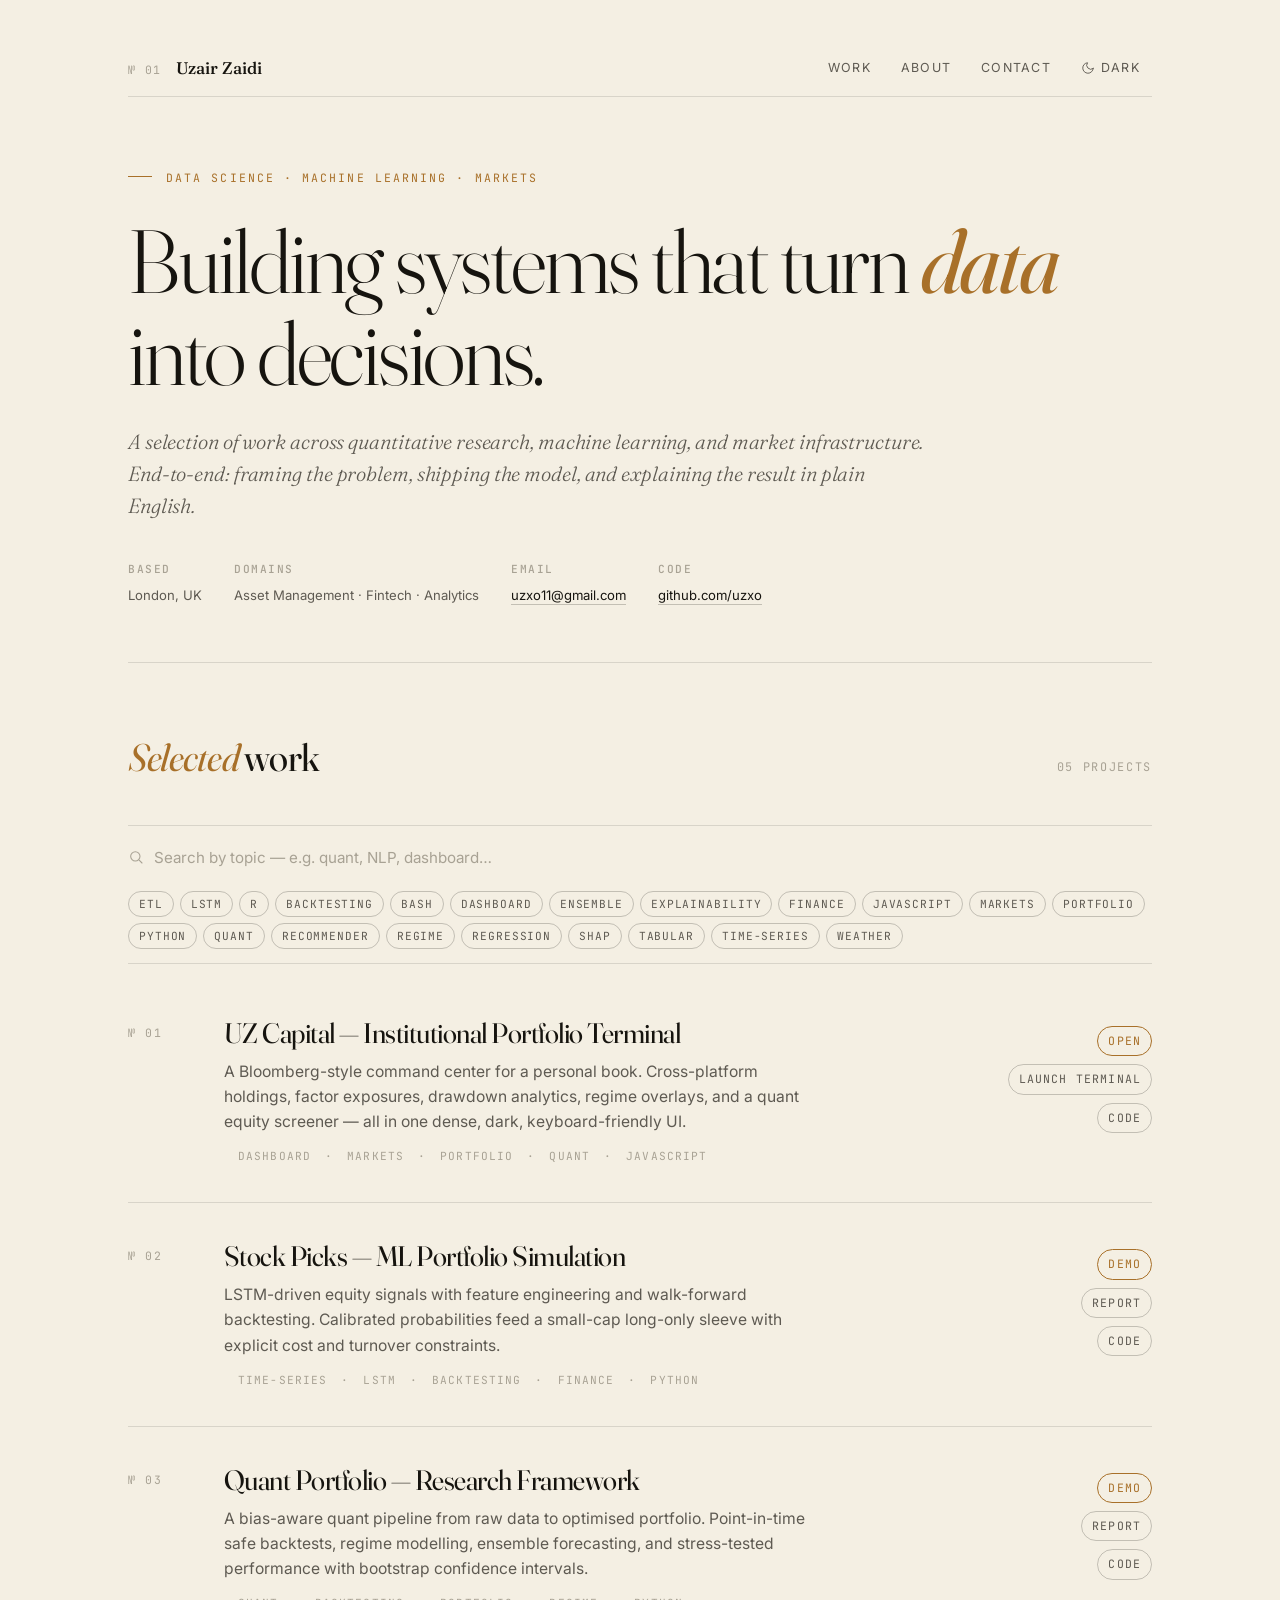
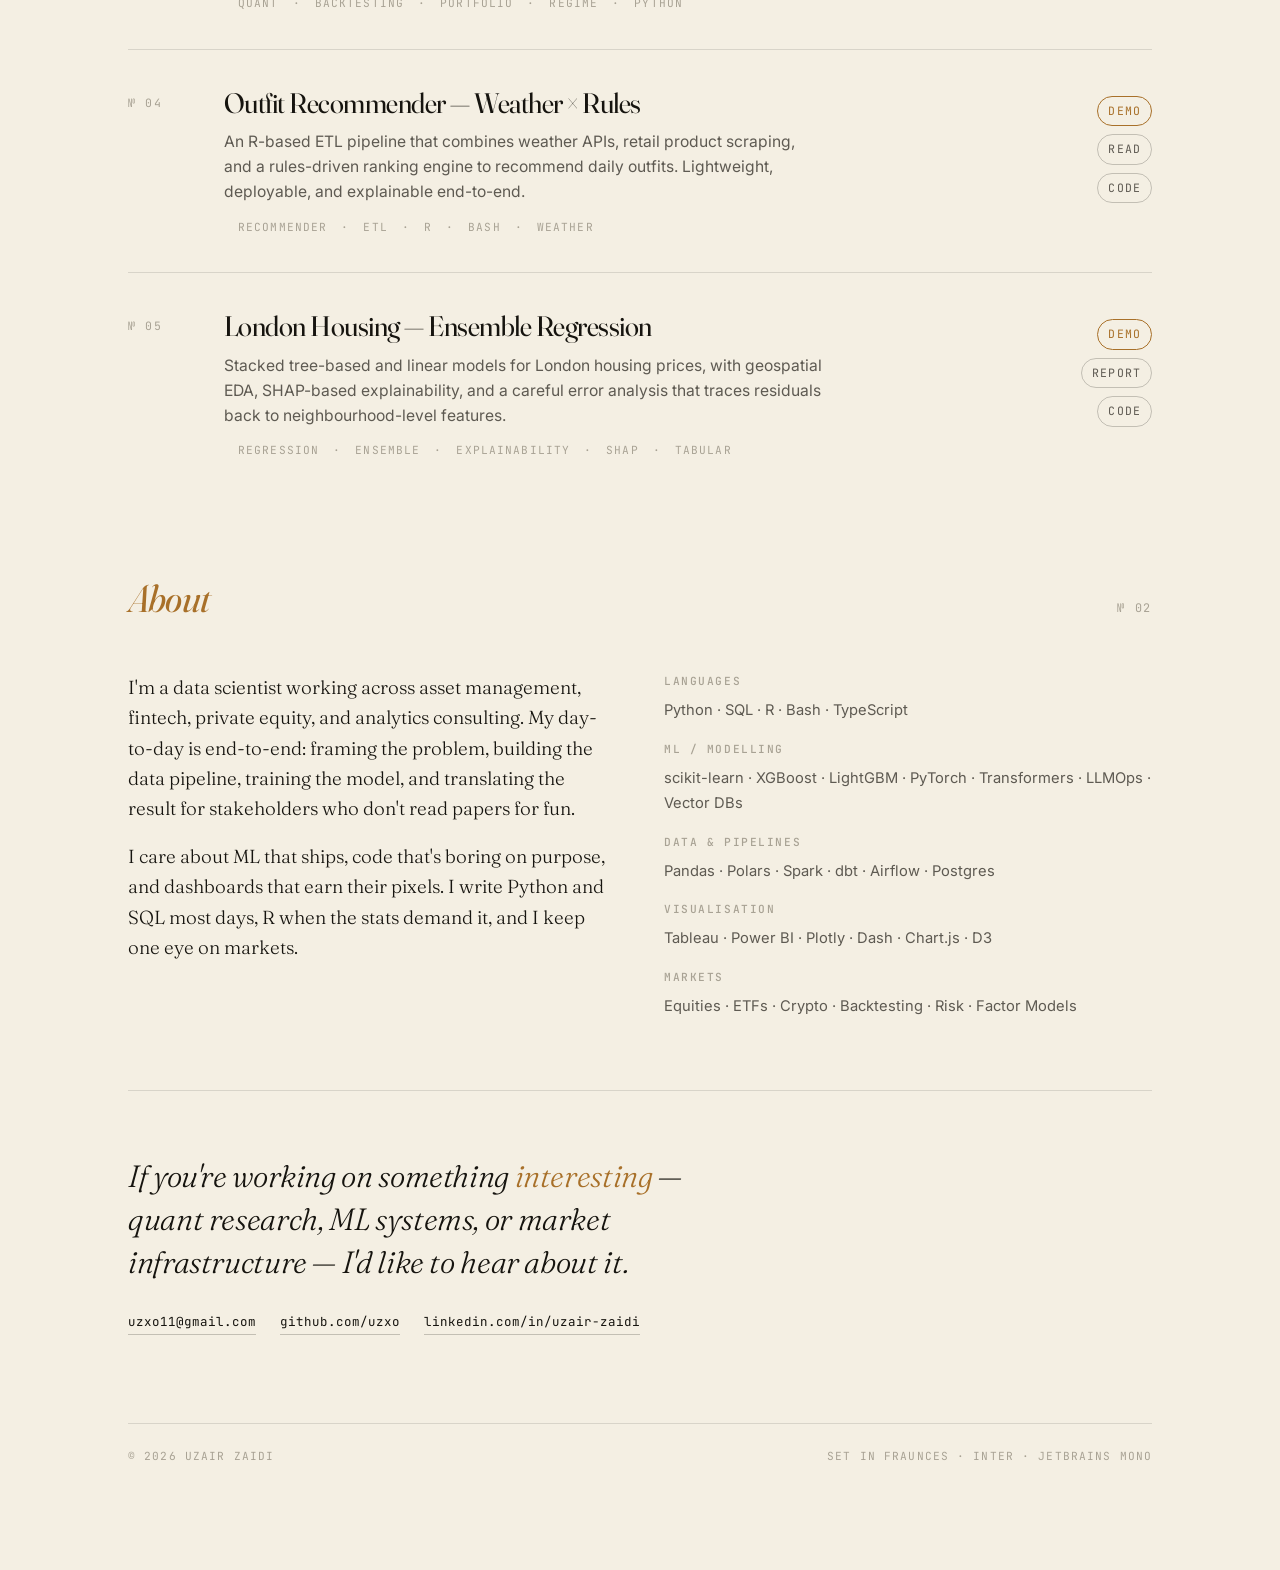
<file: index.html>
<!DOCTYPE html>
<html lang="en" data-theme="dark">
<head>
  <meta charset="utf-8" />
  <meta name="viewport" content="width=device-width, initial-scale=1" />
  <title>Uzair Zaidi — Portfolio</title>
  <meta name="description" content="Selected work in machine learning, quantitative research, and market infrastructure." />
  <link rel="preconnect" href="https://fonts.googleapis.com">
  <link rel="preconnect" href="https://fonts.gstatic.com" crossorigin>
  <link href="https://fonts.googleapis.com/css2?family=Fraunces:ital,opsz,wght@0,9..144,300..700;1,9..144,300..600&family=Inter:wght@300;400;500;600&family=JetBrains+Mono:wght@400;500&display=swap" rel="stylesheet">
  <style>
    :root[data-theme="dark"]{
      --bg:#0c0d10;
      --bg-soft:#15161a;
      --ink:#ece6d5;
      --ink-soft:#a8a294;
      --ink-faint:#5e5a52;
      --rule:rgba(236,230,213,0.10);
      --rule-strong:rgba(236,230,213,0.18);
      --accent:#d4a85f;
      --accent-soft:rgba(212,168,95,0.14);
      --paper-shadow:0 1px 0 rgba(255,255,255,0.02) inset;
    }
    :root[data-theme="light"]{
      --bg:#f4efe3;
      --bg-soft:#ece6d5;
      --ink:#16140f;
      --ink-soft:#5e5a52;
      --ink-faint:#a8a294;
      --rule:rgba(22,20,15,0.12);
      --rule-strong:rgba(22,20,15,0.22);
      --accent:#a87029;
      --accent-soft:rgba(168,112,41,0.10);
      --paper-shadow:0 1px 0 rgba(0,0,0,0.02) inset;
    }
    *,*::before,*::after{box-sizing:border-box;margin:0;padding:0}
    html,body{background:var(--bg);color:var(--ink);font-family:'Inter',system-ui,-apple-system,sans-serif;font-weight:400;line-height:1.6;-webkit-font-smoothing:antialiased;-moz-osx-font-smoothing:grayscale}
    body{transition:background .35s ease,color .35s ease}
    a{color:inherit;text-decoration:none}
    .serif{font-family:'Fraunces',Georgia,serif;font-feature-settings:"ss01","ss02"}
    .mono{font-family:'JetBrains Mono',ui-monospace,monospace;font-variant-numeric:tabular-nums}

    .wrap{max-width:1080px;margin:0 auto;padding:32px 28px 80px}

    /* ---------- HEADER ---------- */
    header{display:flex;align-items:center;justify-content:space-between;padding:18px 0 10px;border-bottom:1px solid var(--rule)}
    .mark{display:flex;align-items:baseline;gap:14px}
    .mark .num{font-family:'JetBrains Mono',monospace;font-size:.72rem;color:var(--ink-faint);letter-spacing:.12em;text-transform:uppercase}
    .mark .name{font-family:'Fraunces',serif;font-size:1.05rem;font-weight:500;letter-spacing:-.005em}
    nav{display:flex;align-items:center;gap:6px}
    nav a, .theme-btn{
      font-size:.78rem;letter-spacing:.10em;text-transform:uppercase;color:var(--ink-soft);
      padding:8px 12px;border-radius:999px;transition:color .2s ease, background .2s ease;
      background:transparent;border:none;cursor:pointer;font-family:inherit;
    }
    nav a:hover, .theme-btn:hover{color:var(--ink);background:var(--accent-soft)}
    .theme-btn{display:inline-flex;align-items:center;gap:6px}
    .theme-btn svg{width:14px;height:14px}

    /* ---------- HERO ---------- */
    .hero{padding:72px 0 56px;border-bottom:1px solid var(--rule)}
    .eyebrow{font-family:'JetBrains Mono',monospace;font-size:.72rem;letter-spacing:.18em;text-transform:uppercase;color:var(--accent);margin-bottom:28px}
    .eyebrow::before{content:"";display:inline-block;width:24px;height:1px;background:var(--accent);vertical-align:middle;margin-right:14px;transform:translateY(-2px)}
    h1.lede{font-family:'Fraunces',serif;font-weight:300;font-size:clamp(2.8rem,7vw,5.6rem);line-height:1.02;letter-spacing:-.025em;margin-bottom:28px;font-variation-settings:"opsz" 144}
    h1.lede em{font-style:italic;font-weight:400;color:var(--accent)}
    .hero p.dek{font-family:'Fraunces',serif;font-weight:300;font-style:italic;font-size:clamp(1.05rem,1.6vw,1.3rem);color:var(--ink-soft);max-width:62ch;line-height:1.55;letter-spacing:-.005em}
    .hero .meta{display:flex;flex-wrap:wrap;gap:24px 32px;margin-top:40px;font-size:.82rem;color:var(--ink-soft)}
    .hero .meta b{display:block;font-family:'JetBrains Mono',monospace;font-size:.7rem;letter-spacing:.14em;text-transform:uppercase;color:var(--ink-faint);margin-bottom:6px;font-weight:500}
    .hero .meta a{color:var(--ink);border-bottom:1px solid var(--rule-strong);padding-bottom:1px;transition:border-color .2s}
    .hero .meta a:hover{border-color:var(--accent)}

    /* ---------- SECTION HEADINGS ---------- */
    .section{padding:64px 0 8px}
    .section-head{display:flex;align-items:baseline;justify-content:space-between;gap:20px;margin-bottom:36px;flex-wrap:wrap}
    .section-head h2{font-family:'Fraunces',serif;font-weight:400;font-size:clamp(1.6rem,3vw,2.4rem);letter-spacing:-.02em;font-variation-settings:"opsz" 96}
    .section-head .count{font-family:'JetBrains Mono',monospace;font-size:.74rem;letter-spacing:.14em;text-transform:uppercase;color:var(--ink-faint)}

    /* ---------- TOOLBAR ---------- */
    .toolbar{display:flex;align-items:center;gap:16px;flex-wrap:wrap;padding:14px 0;border-top:1px solid var(--rule);border-bottom:1px solid var(--rule);margin-bottom:8px}
    .search{flex:1;min-width:240px;display:flex;align-items:center;gap:10px}
    .search svg{width:16px;height:16px;color:var(--ink-faint);flex:none}
    .search input{flex:1;background:transparent;border:none;color:var(--ink);outline:none;font-family:inherit;font-size:.95rem;padding:8px 0}
    .search input::placeholder{color:var(--ink-faint)}
    .filters{display:flex;flex-wrap:wrap;gap:6px}
    .chip{font-family:'JetBrains Mono',monospace;font-size:.7rem;letter-spacing:.08em;text-transform:uppercase;
      padding:5px 10px;border-radius:999px;background:transparent;border:1px solid var(--rule-strong);color:var(--ink-soft);cursor:pointer;
      transition:all .18s ease}
    .chip:hover{color:var(--ink);border-color:var(--accent)}
    .chip.active{background:var(--accent);border-color:var(--accent);color:var(--bg);font-weight:500}

    /* ---------- PROJECTS LIST (editorial) ---------- */
    .projects{padding-top:8px}
    .project{display:grid;grid-template-columns:64px 1fr auto;gap:32px;align-items:start;padding:36px 0;border-bottom:1px solid var(--rule);transition:padding .25s ease}
    .project:last-child{border-bottom:none}
    .project:hover{padding-left:8px}
    .project .pnum{font-family:'JetBrains Mono',monospace;font-size:.72rem;letter-spacing:.14em;color:var(--ink-faint);padding-top:8px}
    .project .body h3{font-family:'Fraunces',serif;font-weight:400;font-size:clamp(1.4rem,2.2vw,1.85rem);line-height:1.18;letter-spacing:-.018em;margin-bottom:10px;font-variation-settings:"opsz" 96}
    .project .body h3 a{transition:color .2s ease}
    .project:hover h3 a{color:var(--accent)}
    .project .body p{color:var(--ink-soft);font-size:.98rem;line-height:1.6;max-width:60ch;margin-bottom:14px}
    .project .body .tags{display:flex;flex-wrap:wrap;gap:14px;font-family:'JetBrains Mono',monospace;font-size:.7rem;letter-spacing:.10em;text-transform:uppercase;color:var(--ink-faint)}
    .project .body .tags span::before{content:"·";margin-right:14px;color:var(--ink-faint)}
    .project .body .tags span:first-child::before{content:""}
    .project .links{display:flex;flex-direction:column;gap:8px;align-items:flex-end;padding-top:10px}
    .project .links a{font-family:'JetBrains Mono',monospace;font-size:.72rem;letter-spacing:.1em;text-transform:uppercase;color:var(--ink-soft);padding:5px 10px;border:1px solid var(--rule-strong);border-radius:999px;transition:all .18s ease;white-space:nowrap}
    .project .links a:hover{color:var(--bg);background:var(--ink);border-color:var(--ink)}
    .project .links a.primary{color:var(--accent);border-color:var(--accent)}
    .project .links a.primary:hover{color:var(--bg);background:var(--accent)}

    /* ---------- ABOUT ---------- */
    .about{display:grid;grid-template-columns:1fr 1fr;gap:48px;padding-top:8px}
    .about p{font-family:'Fraunces',serif;font-weight:300;font-size:1.18rem;line-height:1.6;color:var(--ink);max-width:50ch;font-variation-settings:"opsz" 14}
    .about p + p{margin-top:18px}
    .about .stack{display:flex;flex-direction:column;gap:18px}
    .stack-row b{display:block;font-family:'JetBrains Mono',monospace;font-size:.7rem;letter-spacing:.14em;text-transform:uppercase;color:var(--ink-faint);margin-bottom:6px;font-weight:500}
    .stack-row span{color:var(--ink-soft);font-size:.92rem;line-height:1.6}

    /* ---------- CONTACT ---------- */
    .contact{padding:64px 0 8px;border-top:1px solid var(--rule);margin-top:64px}
    .contact .pull{font-family:'Fraunces',serif;font-weight:300;font-style:italic;font-size:clamp(1.4rem,2.4vw,2rem);line-height:1.4;letter-spacing:-.012em;max-width:32ch;color:var(--ink);margin-bottom:28px}
    .contact .pull em{color:var(--accent);font-style:italic}
    .contact .links{display:flex;flex-wrap:wrap;gap:24px;font-family:'JetBrains Mono',monospace;font-size:.78rem;letter-spacing:.08em}
    .contact .links a{color:var(--ink);border-bottom:1px solid var(--rule-strong);padding-bottom:2px;transition:border-color .2s,color .2s}
    .contact .links a:hover{color:var(--accent);border-color:var(--accent)}

    /* ---------- FOOTER ---------- */
    footer{margin-top:80px;padding:24px 0;border-top:1px solid var(--rule);display:flex;justify-content:space-between;align-items:center;gap:20px;flex-wrap:wrap;font-family:'JetBrains Mono',monospace;font-size:.7rem;letter-spacing:.10em;color:var(--ink-faint);text-transform:uppercase}

    /* ---------- RESPONSIVE ---------- */
    @media (max-width: 760px){
      .wrap{padding:20px 20px 60px}
      nav a:not(.theme-btn){display:none}
      .project{grid-template-columns:1fr;gap:14px}
      .project .pnum{padding-top:0}
      .project .links{flex-direction:row;align-items:flex-start;padding-top:4px;flex-wrap:wrap}
      .about{grid-template-columns:1fr;gap:32px}
      .hero{padding:48px 0 40px}
      .section{padding:48px 0 8px}
    }

    /* No-flash theme init */
    .ready{opacity:1;transition:opacity .25s ease}
    .booting{opacity:0}
  </style>
  <script>
    (function(){
      try{
        var t = localStorage.getItem('theme');
        if(!t){ t = window.matchMedia('(prefers-color-scheme: light)').matches ? 'light' : 'dark'; }
        document.documentElement.setAttribute('data-theme', t);
      }catch(e){}
    })();
  </script>
</head>
<body class="booting">
  <div class="wrap">

    <!-- HEADER -->
    <header>
      <div class="mark">
        <span class="num">№ 01</span>
        <span class="name">Uzair Zaidi</span>
      </div>
      <nav>
        <a href="#work">Work</a>
        <a href="#about">About</a>
        <a href="#contact">Contact</a>
        <button class="theme-btn" id="themeBtn" aria-label="Toggle theme">
          <svg viewBox="0 0 24 24" fill="none" stroke="currentColor" stroke-width="1.6" stroke-linecap="round" stroke-linejoin="round" id="themeIcon"></svg>
          <span id="themeLabel">Light</span>
        </button>
      </nav>
    </header>

    <!-- HERO -->
    <section class="hero">
      <div class="eyebrow">Data Science · Machine Learning · Markets</div>
      <h1 class="lede serif">Building systems that turn <em>data</em> into decisions.</h1>
      <p class="dek">A selection of work across quantitative research, machine learning, and market infrastructure. End-to-end: framing the problem, shipping the model, and explaining the result in plain English.</p>
      <div class="meta">
        <div><b>Based</b>London, UK</div>
        <div><b>Domains</b>Asset Management · Fintech · Analytics</div>
        <div><b>Email</b><a href="mailto:uzxo11@gmail.com">uzxo11@gmail.com</a></div>
        <div><b>Code</b><a href="https://github.com/uzxo" target="_blank" rel="noopener">github.com/uzxo</a></div>
      </div>
    </section>

    <!-- WORK -->
    <section class="section" id="work">
      <div class="section-head">
        <h2 class="serif"><em style="font-style:italic;color:var(--accent)">Selected</em> work</h2>
        <span class="count" id="projCount">— Projects</span>
      </div>

      <div class="toolbar">
        <div class="search">
          <svg viewBox="0 0 24 24" fill="none" stroke="currentColor" stroke-width="1.6" stroke-linecap="round"><circle cx="11" cy="11" r="7"/><path d="M21 21l-4.3-4.3"/></svg>
          <input id="q" placeholder="Search by topic — e.g. quant, NLP, dashboard…" />
        </div>
        <div class="filters" id="filters"></div>
      </div>

      <div class="projects" id="projects"></div>
    </section>

    <!-- ABOUT -->
    <section class="section" id="about">
      <div class="section-head">
        <h2 class="serif"><em style="font-style:italic;color:var(--accent)">About</em></h2>
        <span class="count">№ 02</span>
      </div>
      <div class="about">
        <div>
          <p>I'm a data scientist working across asset management, fintech, private equity, and analytics consulting. My day-to-day is end-to-end: framing the problem, building the data pipeline, training the model, and translating the result for stakeholders who don't read papers for fun.</p>
          <p>I care about ML that ships, code that's boring on purpose, and dashboards that earn their pixels. I write Python and SQL most days, R when the stats demand it, and I keep one eye on markets.</p>
        </div>
        <div class="stack">
          <div class="stack-row"><b>Languages</b><span>Python · SQL · R · Bash · TypeScript</span></div>
          <div class="stack-row"><b>ML / Modelling</b><span>scikit-learn · XGBoost · LightGBM · PyTorch · Transformers · LLMOps · Vector DBs</span></div>
          <div class="stack-row"><b>Data &amp; Pipelines</b><span>Pandas · Polars · Spark · dbt · Airflow · Postgres</span></div>
          <div class="stack-row"><b>Visualisation</b><span>Tableau · Power BI · Plotly · Dash · Chart.js · D3</span></div>
          <div class="stack-row"><b>Markets</b><span>Equities · ETFs · Crypto · Backtesting · Risk · Factor Models</span></div>
        </div>
      </div>
    </section>

    <!-- CONTACT -->
    <section class="contact" id="contact">
      <p class="pull serif">If you're working on something <em>interesting</em> — quant research, ML systems, or market infrastructure — I'd like to hear about it.</p>
      <div class="links">
        <a href="mailto:uzxo11@gmail.com">uzxo11@gmail.com</a>
        <a href="https://github.com/uzxo" target="_blank" rel="noopener">github.com/uzxo</a>
        <a href="https://www.linkedin.com/in/uzair-zaidi" target="_blank" rel="noopener">linkedin.com/in/uzair-zaidi</a>
      </div>
    </section>

    <footer>
      <span>© <span id="year"></span> Uzair Zaidi</span>
      <span>Set in Fraunces · Inter · JetBrains Mono</span>
    </footer>
  </div>

  <script>
    /* ============== PROJECTS ============== */
    const PROJECTS = [
      {
        title: "UZ Capital — Institutional Portfolio Terminal",
        blurb: "A Bloomberg-style command center for a personal book. Cross-platform holdings, factor exposures, drawdown analytics, regime overlays, and a quant equity screener — all in one dense, dark, keyboard-friendly UI.",
        tags: ["dashboard","markets","portfolio","quant","javascript"],
        repo: "https://github.com/uzxo/Ghost-Rider/tree/main/projects/uz-capital-terminal",
        demo: "projects/uz-capital-terminal/",
        report: "projects/uz-capital-terminal/terminal.html",
        reportLabel: "Launch terminal",
        featured: true
      },
      {
        title: "Stock Picks — ML Portfolio Simulation",
        blurb: "LSTM-driven equity signals with feature engineering and walk-forward backtesting. Calibrated probabilities feed a small-cap long-only sleeve with explicit cost and turnover constraints.",
        tags: ["time-series","LSTM","backtesting","finance","python"],
        repo: "https://github.com/uzxo/Ghost-Rider/tree/main/projects/stock-picks",
        demo: "projects/stock-picks/",
        report: "projects/stock-picks/report.pdf"
      },
      {
        title: "Quant Portfolio — Research Framework",
        blurb: "A bias-aware quant pipeline from raw data to optimised portfolio. Point-in-time safe backtests, regime modelling, ensemble forecasting, and stress-tested performance with bootstrap confidence intervals.",
        tags: ["quant","backtesting","portfolio","regime","python"],
        repo: "https://github.com/uzxo/Ghost-Rider/tree/main/projects/quant-portfolio",
        demo: "projects/quant-portfolio/",
        report: "projects/quant-portfolio/quant_research/Quant_Executive_Summary.pdf"
      },
      {
        title: "Outfit Recommender — Weather × Rules",
        blurb: "An R-based ETL pipeline that combines weather APIs, retail product scraping, and a rules-driven ranking engine to recommend daily outfits. Lightweight, deployable, and explainable end-to-end.",
        tags: ["recommender","ETL","R","bash","weather"],
        repo: "https://github.com/uzxo/Ghost-Rider/tree/main/projects/outfit-recommender",
        demo: "projects/outfit-recommender/",
        report: "https://github.com/uzxo/Ghost-Rider/blob/main/projects/outfit-recommender/README.md",
        reportLabel: "Read"
      },
      {
        title: "London Housing — Ensemble Regression",
        blurb: "Stacked tree-based and linear models for London housing prices, with geospatial EDA, SHAP-based explainability, and a careful error analysis that traces residuals back to neighbourhood-level features.",
        tags: ["regression","ensemble","explainability","shap","tabular"],
        repo: "https://github.com/uzxo/Ghost-Rider/tree/main/projects/london-housing",
        demo: "projects/london-housing/",
        report: "projects/london-housing/report.pdf"
      }
    ];

    /* ============== STATE ============== */
    const grid = document.getElementById('projects');
    const filterWrap = document.getElementById('filters');
    const q = document.getElementById('q');
    const countEl = document.getElementById('projCount');
    const yearEl = document.getElementById('year');
    yearEl.textContent = new Date().getFullYear();

    const tags = Array.from(new Set(PROJECTS.flatMap(p => p.tags))).sort();
    const activeTags = new Set();

    /* ============== RENDER ============== */
    function renderFilters(){
      filterWrap.innerHTML = '';
      tags.forEach(t => {
        const b = document.createElement('button');
        b.className = 'chip' + (activeTags.has(t)?' active':'');
        b.textContent = t;
        b.dataset.tag = t;
        b.onclick = () => {
          if (activeTags.has(t)) activeTags.delete(t); else activeTags.add(t);
          renderFilters(); renderGrid();
        };
        filterWrap.appendChild(b);
      });
    }

    function pass(p){
      const text = (p.title + ' ' + p.blurb + ' ' + p.tags.join(' ')).toLowerCase();
      const qok = !q.value || text.includes(q.value.toLowerCase());
      const tok = activeTags.size===0 || p.tags.some(t=>activeTags.has(t));
      return qok && tok;
    }

    function projectEl(p, idx){
      const el = document.createElement('article');
      el.className = 'project';
      const num = String(idx + 1).padStart(2, '0');
      const reportLabel = p.reportLabel || 'Report';
      el.innerHTML = `
        <div class="pnum">№ ${num}</div>
        <div class="body">
          <h3 class="serif"><a href="${p.demo || p.repo}" ${p.demo ? '' : 'target="_blank" rel="noopener"'}>${p.title}</a></h3>
          <p>${p.blurb}</p>
          <div class="tags">${p.tags.map(t=>`<span>${t}</span>`).join('')}</div>
        </div>
        <div class="links">
          ${p.demo ? `<a class="primary" href="${p.demo}">${p.featured ? 'Open' : 'Demo'}</a>` : ''}
          ${p.report ? `<a href="${p.report}" ${p.report.endsWith('.html') || p.report.includes('http') ? 'target="_blank" rel="noopener"' : ''}>${reportLabel}</a>` : ''}
          ${p.repo ? `<a href="${p.repo}" target="_blank" rel="noopener">Code</a>` : ''}
        </div>
      `;
      return el;
    }

    function renderGrid(){
      grid.innerHTML = '';
      const filtered = PROJECTS.filter(pass);
      filtered.forEach((p, i) => grid.appendChild(projectEl(p, i)));
      countEl.textContent = String(filtered.length).padStart(2,'0') + ' Project' + (filtered.length === 1 ? '' : 's');
    }

    q.addEventListener('input', renderGrid);

    /* ============== THEME TOGGLE ============== */
    const SUN_PATH = '<circle cx="12" cy="12" r="4"/><path d="M12 2v2"/><path d="M12 20v2"/><path d="M4.93 4.93l1.41 1.41"/><path d="M17.66 17.66l1.41 1.41"/><path d="M2 12h2"/><path d="M20 12h2"/><path d="M4.93 19.07l1.41-1.41"/><path d="M17.66 6.34l1.41-1.41"/>';
    const MOON_PATH = '<path d="M21 12.79A9 9 0 1 1 11.21 3 7 7 0 0 0 21 12.79z"/>';

    const themeBtn = document.getElementById('themeBtn');
    const themeIcon = document.getElementById('themeIcon');
    const themeLabel = document.getElementById('themeLabel');

    function syncThemeUI(){
      const t = document.documentElement.getAttribute('data-theme');
      themeIcon.innerHTML = t === 'dark' ? SUN_PATH : MOON_PATH;
      themeLabel.textContent = t === 'dark' ? 'Light' : 'Dark';
    }
    themeBtn.addEventListener('click', () => {
      const cur = document.documentElement.getAttribute('data-theme');
      const next = cur === 'dark' ? 'light' : 'dark';
      document.documentElement.setAttribute('data-theme', next);
      try { localStorage.setItem('theme', next); } catch(e){}
      syncThemeUI();
    });

    /* ============== INIT ============== */
    renderFilters();
    renderGrid();
    syncThemeUI();
    requestAnimationFrame(() => document.body.classList.replace('booting','ready'));
  </script>
</body>
</html>
</file>
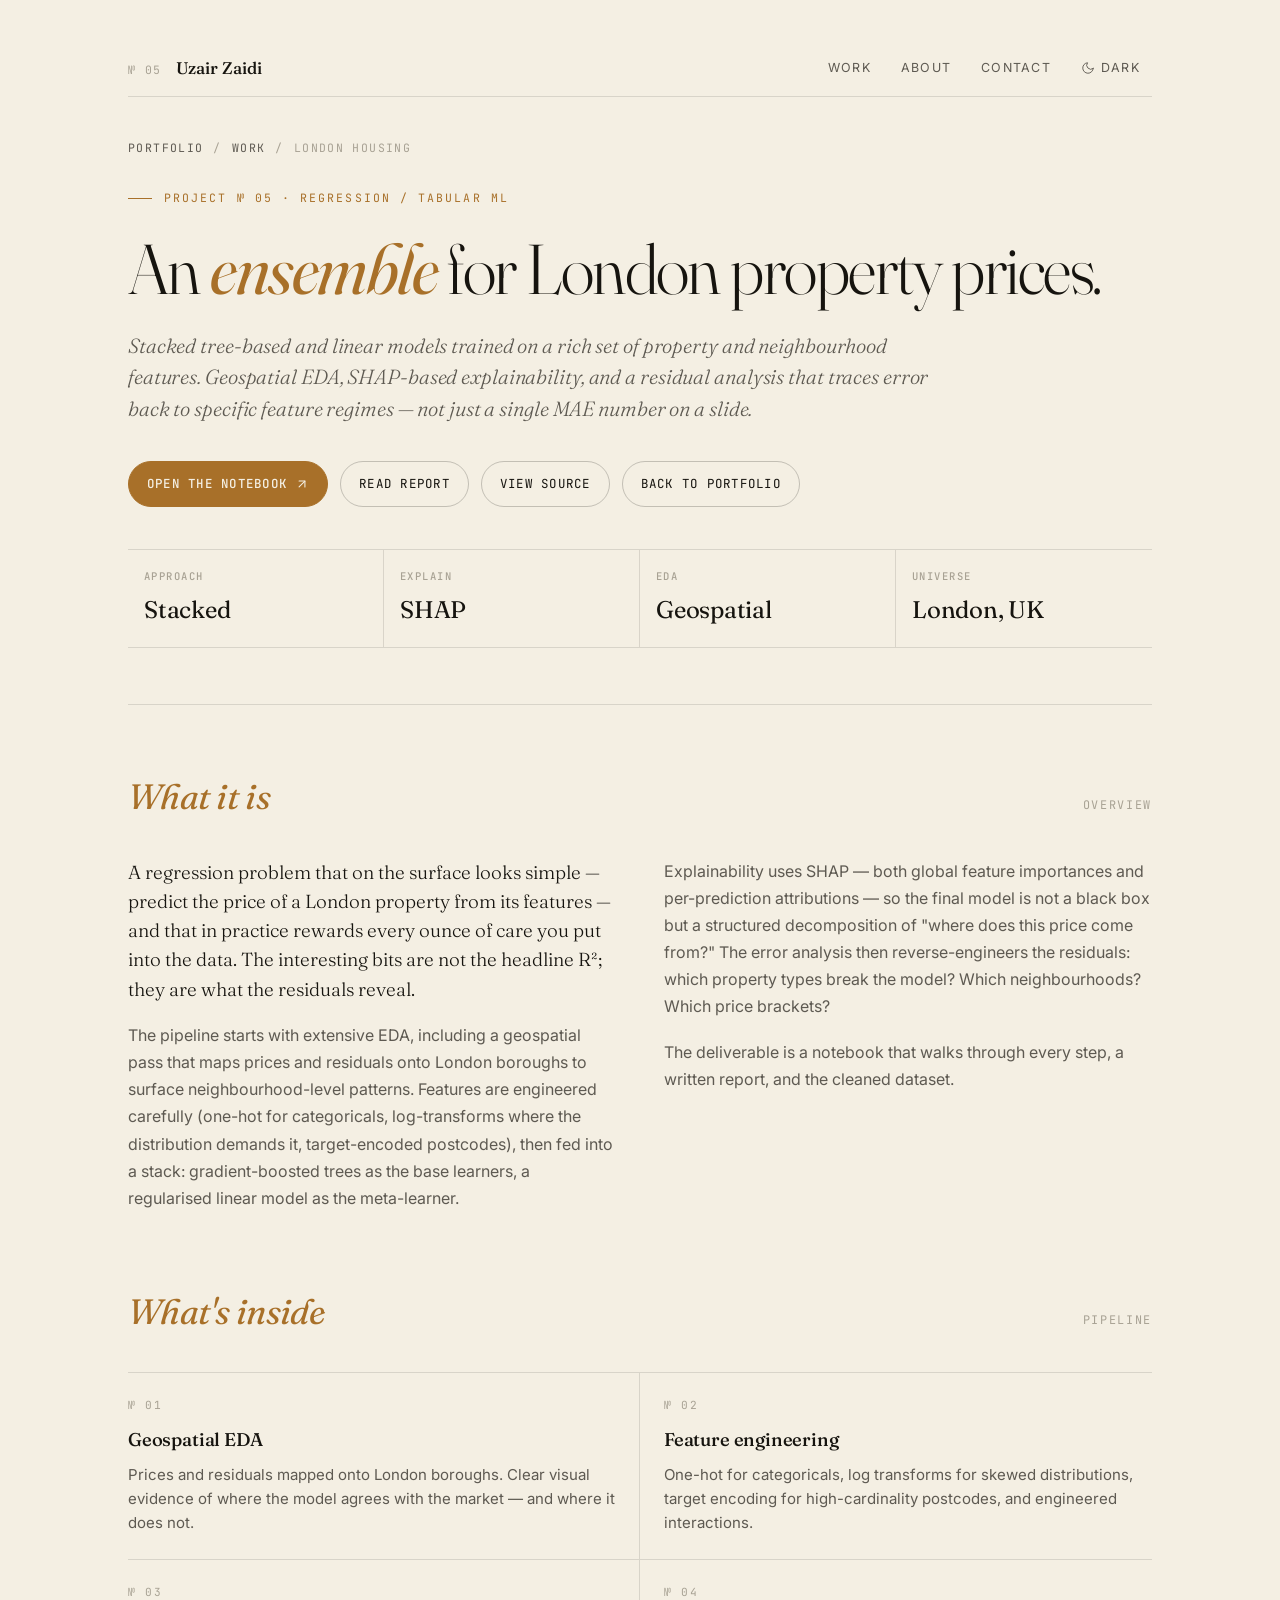
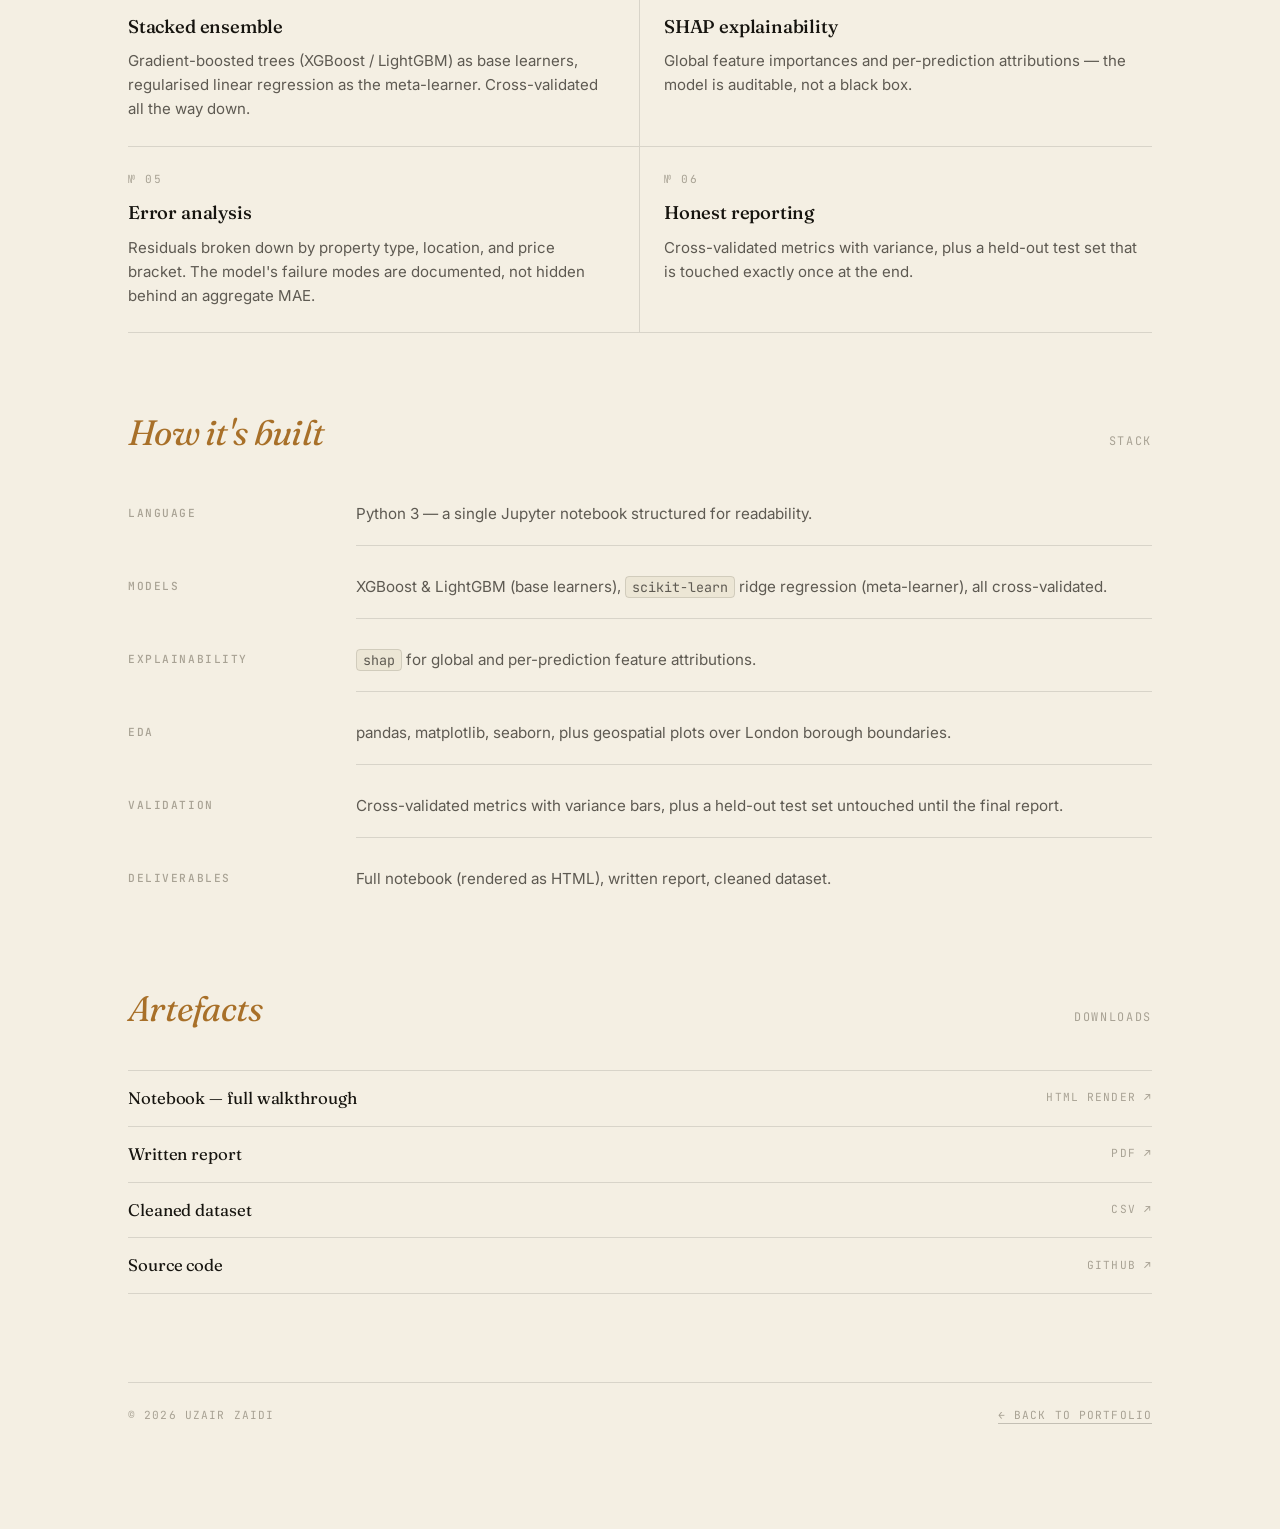
<file: projects/london-housing/index.html>
<!DOCTYPE html>
<html lang="en" data-theme="dark">
<head>
  <meta charset="utf-8" />
  <meta name="viewport" content="width=device-width, initial-scale=1" />
  <title>London Housing — Ensemble Regression · Uzair Zaidi</title>
  <meta name="description" content="Stacked tree-based and linear models for London housing prices, with geospatial EDA, SHAP-based explainability, and a careful error analysis." />
  <link rel="preconnect" href="https://fonts.googleapis.com">
  <link rel="preconnect" href="https://fonts.gstatic.com" crossorigin>
  <link href="https://fonts.googleapis.com/css2?family=Fraunces:ital,opsz,wght@0,9..144,300..700;1,9..144,300..600&family=Inter:wght@300;400;500;600&family=JetBrains+Mono:wght@400;500&display=swap" rel="stylesheet">
  <link rel="stylesheet" href="../_shared/editorial.css">
  <script>
    (function(){try{var t=localStorage.getItem('theme');if(!t){t=window.matchMedia('(prefers-color-scheme: light)').matches?'light':'dark';}document.documentElement.setAttribute('data-theme',t);}catch(e){}})();
  </script>
</head>
<body>
  <div class="wrap">

    <header class="site">
      <div class="mark">
        <span class="num">№ 05</span>
        <span class="name"><a href="../../">Uzair Zaidi</a></span>
      </div>
      <nav class="site">
        <a href="../../#work">Work</a>
        <a href="../../#about">About</a>
        <a href="../../#contact">Contact</a>
        <button class="theme-btn" id="themeBtn" aria-label="Toggle theme">
          <svg viewBox="0 0 24 24" fill="none" stroke="currentColor" stroke-width="1.6" stroke-linecap="round" stroke-linejoin="round" id="themeIcon"></svg>
          <span id="themeLabel">Light</span>
        </button>
      </nav>
    </header>

    <div class="breadcrumb">
      <a href="../../">Portfolio</a><span class="sep">/</span><a href="../../#work">Work</a><span class="sep">/</span>London Housing
    </div>

    <section class="hero">
      <div class="eyebrow">Project № 05 · Regression / Tabular ML</div>
      <h1 class="lede serif">An <em>ensemble</em> for London property prices.</h1>
      <p class="dek">Stacked tree-based and linear models trained on a rich set of property and neighbourhood features. Geospatial EDA, SHAP-based explainability, and a residual analysis that traces error back to specific feature regimes — not just a single MAE number on a slide.</p>

      <div class="cta-row">
        <a class="cta primary" href="notebook.html" target="_blank" rel="noopener">
          Open the notebook
          <svg viewBox="0 0 24 24" fill="none" stroke="currentColor" stroke-width="1.8" stroke-linecap="round" stroke-linejoin="round"><path d="M7 17L17 7"/><path d="M7 7h10v10"/></svg>
        </a>
        <a class="cta" href="report.pdf" target="_blank" rel="noopener">Read report</a>
        <a class="cta" href="https://github.com/uzxo/Ghost-Rider/tree/main/projects/london-housing" target="_blank" rel="noopener">View source</a>
        <a class="cta" href="../../">Back to portfolio</a>
      </div>

      <div class="stats">
        <div class="stat"><b>Approach</b><span class="serif">Stacked</span></div>
        <div class="stat"><b>Explain</b><span class="serif">SHAP</span></div>
        <div class="stat"><b>EDA</b><span class="serif">Geospatial</span></div>
        <div class="stat"><b>Universe</b><span class="serif">London, UK</span></div>
      </div>
    </section>

    <section class="section">
      <div class="section-head">
        <h2 class="serif"><em>What it is</em></h2>
        <span class="count">Overview</span>
      </div>
      <div class="grid-2">
        <div>
          <p class="lead">A regression problem that on the surface looks simple — predict the price of a London property from its features — and that in practice rewards every ounce of care you put into the data. The interesting bits are not the headline R²; they are what the residuals reveal.</p>
          <p>The pipeline starts with extensive EDA, including a geospatial pass that maps prices and residuals onto London boroughs to surface neighbourhood-level patterns. Features are engineered carefully (one-hot for categoricals, log-transforms where the distribution demands it, target-encoded postcodes), then fed into a stack: gradient-boosted trees as the base learners, a regularised linear model as the meta-learner.</p>
        </div>
        <div>
          <p>Explainability uses SHAP — both global feature importances and per-prediction attributions — so the final model is not a black box but a structured decomposition of "where does this price come from?" The error analysis then reverse-engineers the residuals: which property types break the model? Which neighbourhoods? Which price brackets?</p>
          <p>The deliverable is a notebook that walks through every step, a written report, and the cleaned dataset.</p>
        </div>
      </div>
    </section>

    <section class="section">
      <div class="section-head">
        <h2 class="serif"><em>What's inside</em></h2>
        <span class="count">Pipeline</span>
      </div>
      <div class="features">
        <div class="feature">
          <div class="pn">№ 01</div>
          <h4>Geospatial EDA</h4>
          <p>Prices and residuals mapped onto London boroughs. Clear visual evidence of where the model agrees with the market — and where it does not.</p>
        </div>
        <div class="feature">
          <div class="pn">№ 02</div>
          <h4>Feature engineering</h4>
          <p>One-hot for categoricals, log transforms for skewed distributions, target encoding for high-cardinality postcodes, and engineered interactions.</p>
        </div>
        <div class="feature">
          <div class="pn">№ 03</div>
          <h4>Stacked ensemble</h4>
          <p>Gradient-boosted trees (XGBoost / LightGBM) as base learners, regularised linear regression as the meta-learner. Cross-validated all the way down.</p>
        </div>
        <div class="feature">
          <div class="pn">№ 04</div>
          <h4>SHAP explainability</h4>
          <p>Global feature importances and per-prediction attributions — the model is auditable, not a black box.</p>
        </div>
        <div class="feature">
          <div class="pn">№ 05</div>
          <h4>Error analysis</h4>
          <p>Residuals broken down by property type, location, and price bracket. The model's failure modes are documented, not hidden behind an aggregate MAE.</p>
        </div>
        <div class="feature">
          <div class="pn">№ 06</div>
          <h4>Honest reporting</h4>
          <p>Cross-validated metrics with variance, plus a held-out test set that is touched exactly once at the end.</p>
        </div>
      </div>
    </section>

    <section class="section">
      <div class="section-head">
        <h2 class="serif"><em>How it's built</em></h2>
        <span class="count">Stack</span>
      </div>
      <div class="stack-grid">
        <div class="row"><b>Language</b><span>Python 3 — a single Jupyter notebook structured for readability.</span></div>
        <div class="row"><b>Models</b><span>XGBoost &amp; LightGBM (base learners), <code>scikit-learn</code> ridge regression (meta-learner), all cross-validated.</span></div>
        <div class="row"><b>Explainability</b><span><code>shap</code> for global and per-prediction feature attributions.</span></div>
        <div class="row"><b>EDA</b><span>pandas, matplotlib, seaborn, plus geospatial plots over London borough boundaries.</span></div>
        <div class="row"><b>Validation</b><span>Cross-validated metrics with variance bars, plus a held-out test set untouched until the final report.</span></div>
        <div class="row"><b>Deliverables</b><span>Full notebook (rendered as HTML), written report, cleaned dataset.</span></div>
      </div>
    </section>

    <section class="section">
      <div class="section-head">
        <h2 class="serif"><em>Artefacts</em></h2>
        <span class="count">Downloads</span>
      </div>
      <div class="artifact-list">
        <a href="notebook.html" target="_blank" rel="noopener">
          <span class="title">Notebook — full walkthrough</span><span class="meta">HTML render ↗</span>
        </a>
        <a href="report.pdf" target="_blank" rel="noopener">
          <span class="title">Written report</span><span class="meta">PDF ↗</span>
        </a>
        <a href="Zaidi_Uzair copy.csv" target="_blank" rel="noopener">
          <span class="title">Cleaned dataset</span><span class="meta">CSV ↗</span>
        </a>
        <a href="https://github.com/uzxo/Ghost-Rider/tree/main/projects/london-housing" target="_blank" rel="noopener">
          <span class="title">Source code</span><span class="meta">GitHub ↗</span>
        </a>
      </div>
    </section>

    <footer class="site">
      <span>© <span id="year"></span> Uzair Zaidi</span>
      <span><a href="../../">← Back to portfolio</a></span>
    </footer>
  </div>

  <script src="../_shared/page.js"></script>
</body>
</html>
</file>
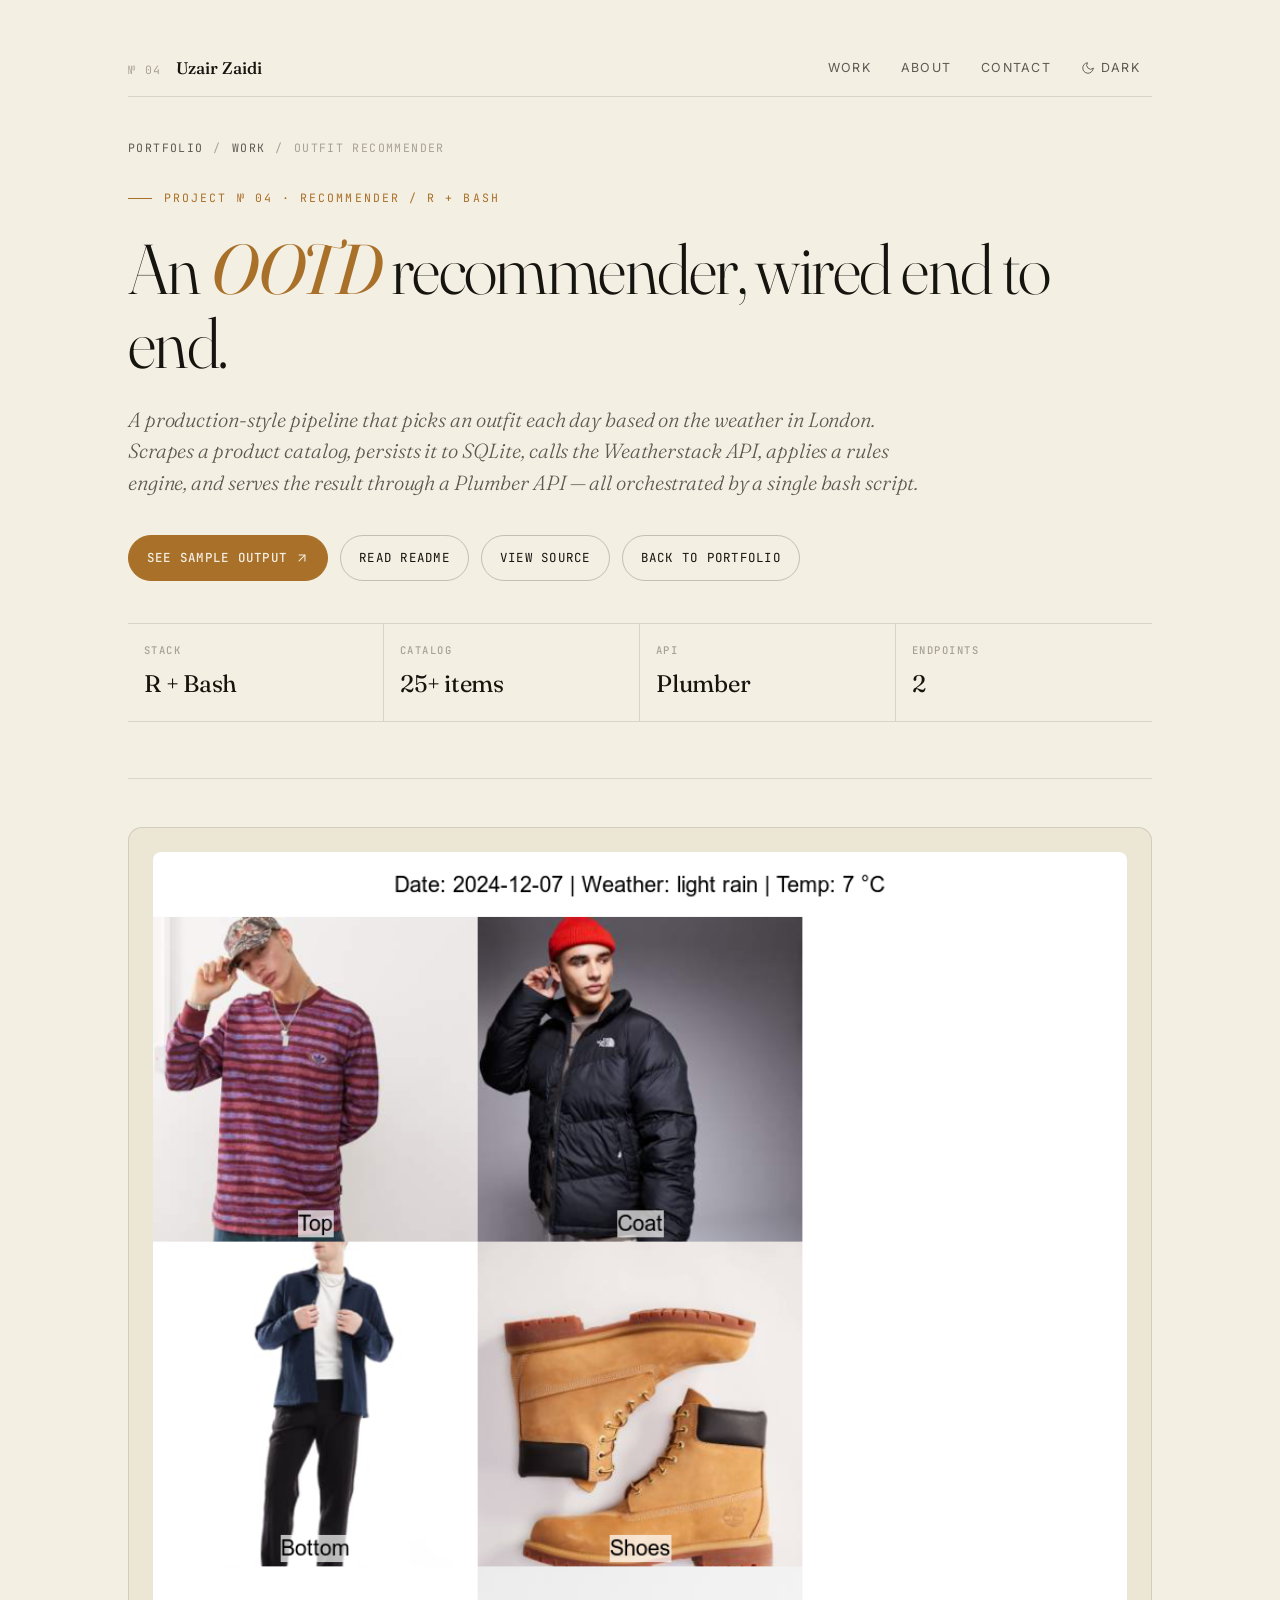
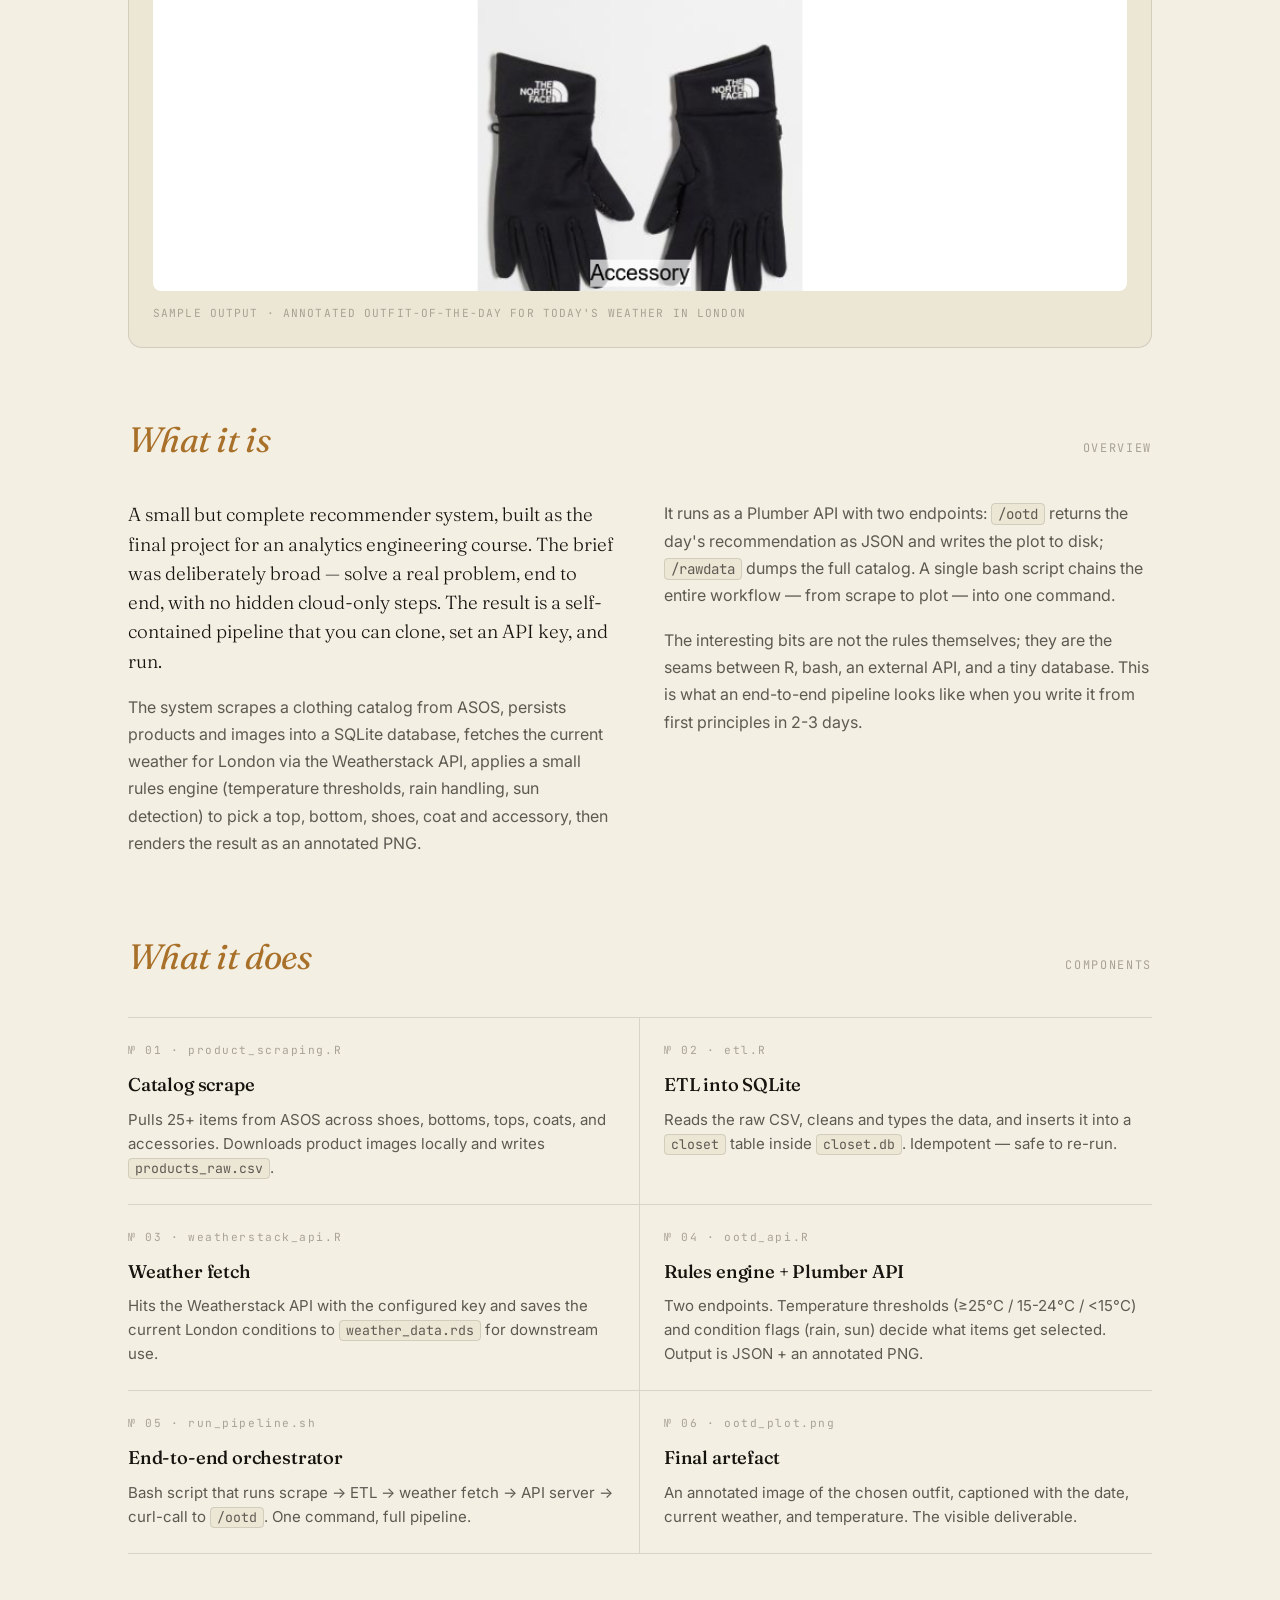
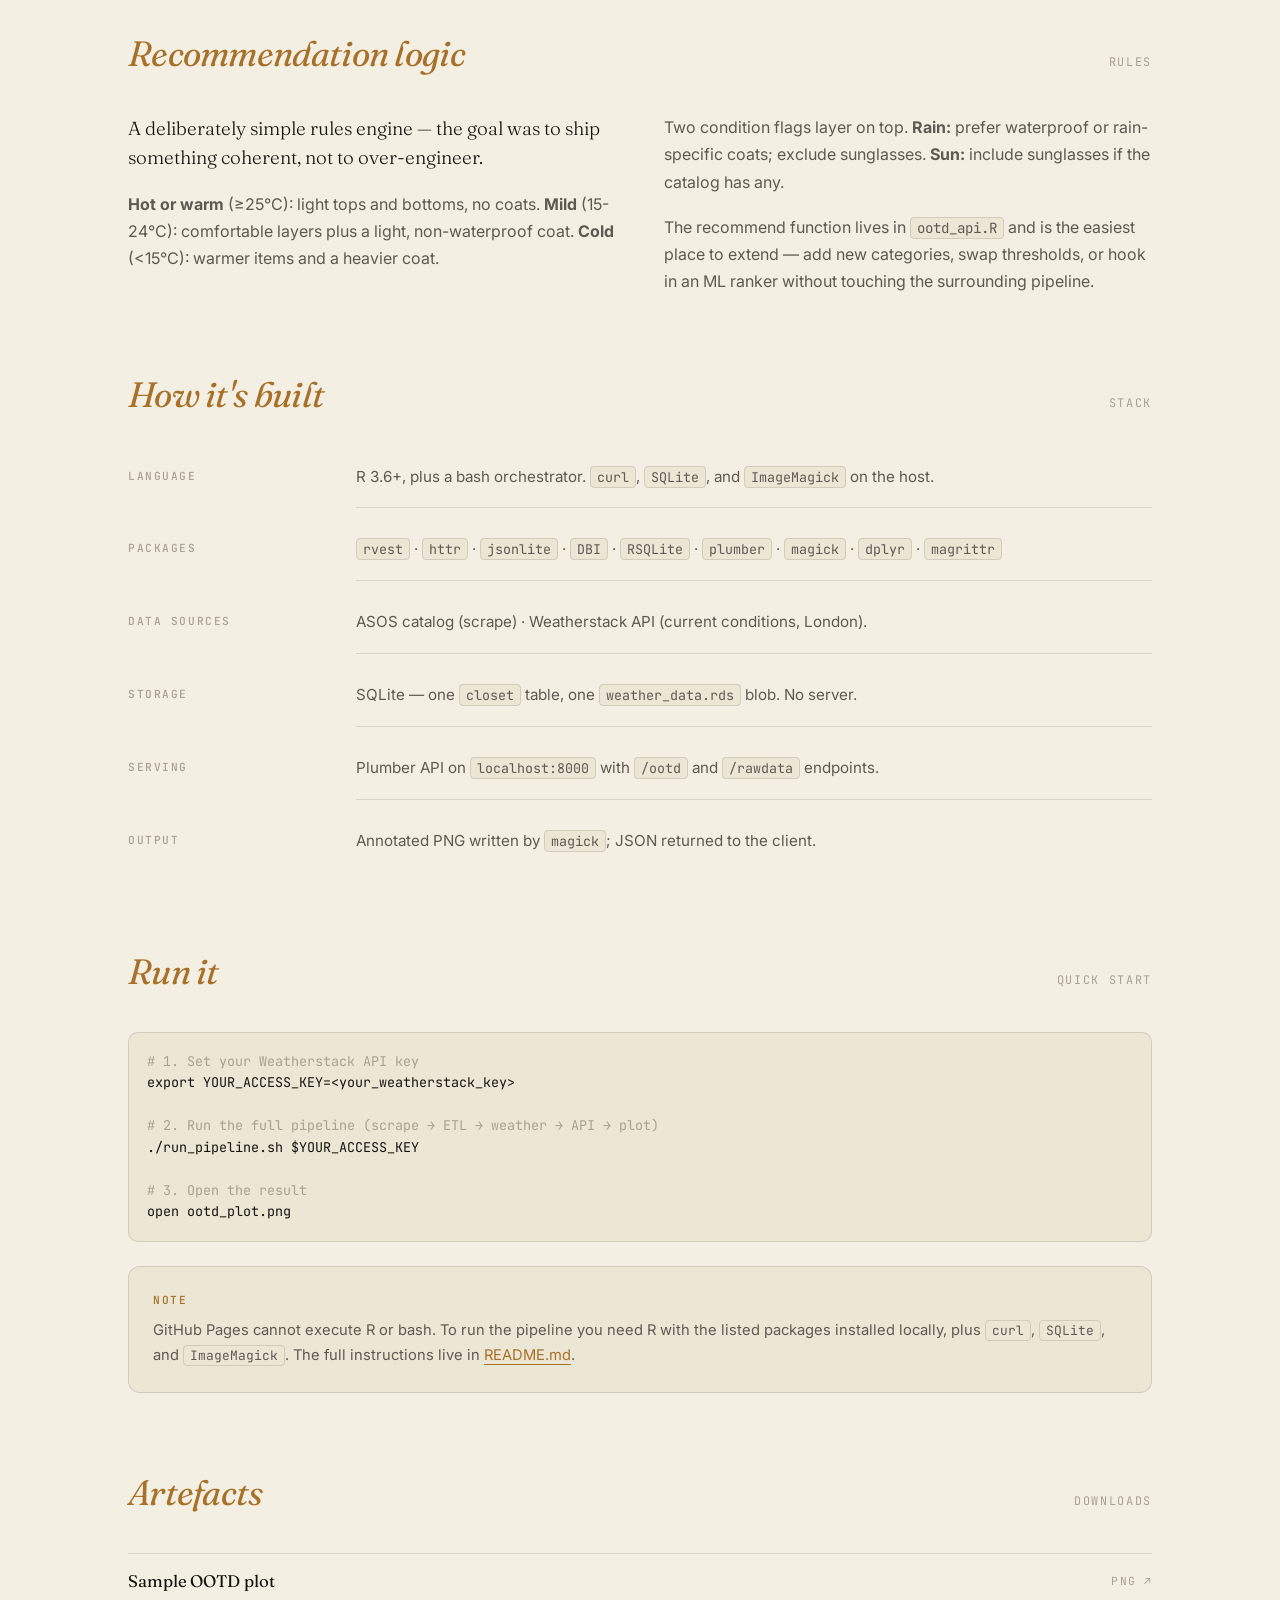
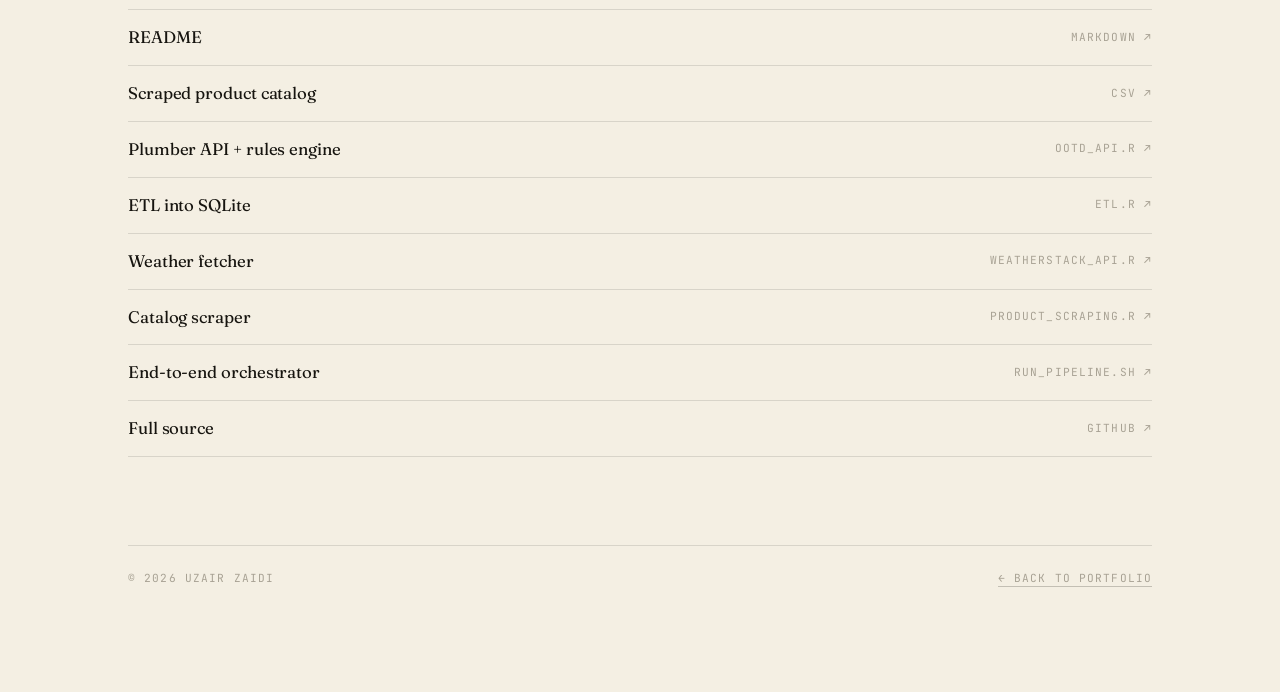
<file: projects/outfit-recommender/index.html>
<!DOCTYPE html>
<html lang="en" data-theme="dark">
<head>
  <meta charset="utf-8" />
  <meta name="viewport" content="width=device-width, initial-scale=1" />
  <title>Outfit Recommender — Weather × Rules · Uzair Zaidi</title>
  <meta name="description" content="An R-based outfit recommendation pipeline that blends weather APIs, retail product scraping, and a rules-driven engine to suggest daily outfits." />
  <link rel="preconnect" href="https://fonts.googleapis.com">
  <link rel="preconnect" href="https://fonts.gstatic.com" crossorigin>
  <link href="https://fonts.googleapis.com/css2?family=Fraunces:ital,opsz,wght@0,9..144,300..700;1,9..144,300..600&family=Inter:wght@300;400;500;600&family=JetBrains+Mono:wght@400;500&display=swap" rel="stylesheet">
  <link rel="stylesheet" href="../_shared/editorial.css">
  <script>
    (function(){try{var t=localStorage.getItem('theme');if(!t){t=window.matchMedia('(prefers-color-scheme: light)').matches?'light':'dark';}document.documentElement.setAttribute('data-theme',t);}catch(e){}})();
  </script>
</head>
<body>
  <div class="wrap">

    <header class="site">
      <div class="mark">
        <span class="num">№ 04</span>
        <span class="name"><a href="../../">Uzair Zaidi</a></span>
      </div>
      <nav class="site">
        <a href="../../#work">Work</a>
        <a href="../../#about">About</a>
        <a href="../../#contact">Contact</a>
        <button class="theme-btn" id="themeBtn" aria-label="Toggle theme">
          <svg viewBox="0 0 24 24" fill="none" stroke="currentColor" stroke-width="1.6" stroke-linecap="round" stroke-linejoin="round" id="themeIcon"></svg>
          <span id="themeLabel">Light</span>
        </button>
      </nav>
    </header>

    <div class="breadcrumb">
      <a href="../../">Portfolio</a><span class="sep">/</span><a href="../../#work">Work</a><span class="sep">/</span>Outfit Recommender
    </div>

    <section class="hero">
      <div class="eyebrow">Project № 04 · Recommender / R + Bash</div>
      <h1 class="lede serif">An <em>OOTD</em> recommender, wired end to end.</h1>
      <p class="dek">A production-style pipeline that picks an outfit each day based on the weather in London. Scrapes a product catalog, persists it to SQLite, calls the Weatherstack API, applies a rules engine, and serves the result through a Plumber API — all orchestrated by a single bash script.</p>

      <div class="cta-row">
        <a class="cta primary" href="ootd_plot.png" target="_blank" rel="noopener">
          See sample output
          <svg viewBox="0 0 24 24" fill="none" stroke="currentColor" stroke-width="1.8" stroke-linecap="round" stroke-linejoin="round"><path d="M7 17L17 7"/><path d="M7 7h10v10"/></svg>
        </a>
        <a class="cta" href="README.md" target="_blank" rel="noopener">Read README</a>
        <a class="cta" href="https://github.com/uzxo/Ghost-Rider/tree/main/projects/outfit-recommender" target="_blank" rel="noopener">View source</a>
        <a class="cta" href="../../">Back to portfolio</a>
      </div>

      <div class="stats">
        <div class="stat"><b>Stack</b><span class="serif">R + Bash</span></div>
        <div class="stat"><b>Catalog</b><span class="serif">25+ items</span></div>
        <div class="stat"><b>API</b><span class="serif">Plumber</span></div>
        <div class="stat"><b>Endpoints</b><span class="serif">2</span></div>
      </div>
    </section>

    <figure class="figure" style="margin-top:48px">
      <img src="ootd_plot.png" alt="Annotated outfit-of-the-day output for current weather in London" />
      <figcaption>Sample output · annotated outfit-of-the-day for today's weather in London</figcaption>
    </figure>

    <section class="section">
      <div class="section-head">
        <h2 class="serif"><em>What it is</em></h2>
        <span class="count">Overview</span>
      </div>
      <div class="grid-2">
        <div>
          <p class="lead">A small but complete recommender system, built as the final project for an analytics engineering course. The brief was deliberately broad — solve a real problem, end to end, with no hidden cloud-only steps. The result is a self-contained pipeline that you can clone, set an API key, and run.</p>
          <p>The system scrapes a clothing catalog from ASOS, persists products and images into a SQLite database, fetches the current weather for London via the Weatherstack API, applies a small rules engine (temperature thresholds, rain handling, sun detection) to pick a top, bottom, shoes, coat and accessory, then renders the result as an annotated PNG.</p>
        </div>
        <div>
          <p>It runs as a Plumber API with two endpoints: <code>/ootd</code> returns the day's recommendation as JSON and writes the plot to disk; <code>/rawdata</code> dumps the full catalog. A single bash script chains the entire workflow — from scrape to plot — into one command.</p>
          <p>The interesting bits are not the rules themselves; they are the seams between R, bash, an external API, and a tiny database. This is what an end-to-end pipeline looks like when you write it from first principles in 2-3 days.</p>
        </div>
      </div>
    </section>

    <section class="section">
      <div class="section-head">
        <h2 class="serif"><em>What it does</em></h2>
        <span class="count">Components</span>
      </div>
      <div class="features">
        <div class="feature">
          <div class="pn">№ 01 · product_scraping.R</div>
          <h4>Catalog scrape</h4>
          <p>Pulls 25+ items from ASOS across shoes, bottoms, tops, coats, and accessories. Downloads product images locally and writes <code>products_raw.csv</code>.</p>
        </div>
        <div class="feature">
          <div class="pn">№ 02 · etl.R</div>
          <h4>ETL into SQLite</h4>
          <p>Reads the raw CSV, cleans and types the data, and inserts it into a <code>closet</code> table inside <code>closet.db</code>. Idempotent — safe to re-run.</p>
        </div>
        <div class="feature">
          <div class="pn">№ 03 · weatherstack_api.R</div>
          <h4>Weather fetch</h4>
          <p>Hits the Weatherstack API with the configured key and saves the current London conditions to <code>weather_data.rds</code> for downstream use.</p>
        </div>
        <div class="feature">
          <div class="pn">№ 04 · ootd_api.R</div>
          <h4>Rules engine + Plumber API</h4>
          <p>Two endpoints. Temperature thresholds (≥25°C / 15-24°C / &lt;15°C) and condition flags (rain, sun) decide what items get selected. Output is JSON + an annotated PNG.</p>
        </div>
        <div class="feature">
          <div class="pn">№ 05 · run_pipeline.sh</div>
          <h4>End-to-end orchestrator</h4>
          <p>Bash script that runs scrape → ETL → weather fetch → API server → curl-call to <code>/ootd</code>. One command, full pipeline.</p>
        </div>
        <div class="feature">
          <div class="pn">№ 06 · ootd_plot.png</div>
          <h4>Final artefact</h4>
          <p>An annotated image of the chosen outfit, captioned with the date, current weather, and temperature. The visible deliverable.</p>
        </div>
      </div>
    </section>

    <section class="section">
      <div class="section-head">
        <h2 class="serif"><em>Recommendation logic</em></h2>
        <span class="count">Rules</span>
      </div>
      <div class="grid-2">
        <div>
          <p class="lead">A deliberately simple rules engine — the goal was to ship something coherent, not to over-engineer.</p>
          <p><strong>Hot or warm</strong> (≥25°C): light tops and bottoms, no coats. <strong>Mild</strong> (15-24°C): comfortable layers plus a light, non-waterproof coat. <strong>Cold</strong> (&lt;15°C): warmer items and a heavier coat.</p>
        </div>
        <div>
          <p>Two condition flags layer on top. <strong>Rain:</strong> prefer waterproof or rain-specific coats; exclude sunglasses. <strong>Sun:</strong> include sunglasses if the catalog has any.</p>
          <p>The recommend function lives in <code>ootd_api.R</code> and is the easiest place to extend — add new categories, swap thresholds, or hook in an ML ranker without touching the surrounding pipeline.</p>
        </div>
      </div>
    </section>

    <section class="section">
      <div class="section-head">
        <h2 class="serif"><em>How it's built</em></h2>
        <span class="count">Stack</span>
      </div>
      <div class="stack-grid">
        <div class="row"><b>Language</b><span>R 3.6+, plus a bash orchestrator. <code>curl</code>, <code>SQLite</code>, and <code>ImageMagick</code> on the host.</span></div>
        <div class="row"><b>Packages</b><span><code>rvest</code> · <code>httr</code> · <code>jsonlite</code> · <code>DBI</code> · <code>RSQLite</code> · <code>plumber</code> · <code>magick</code> · <code>dplyr</code> · <code>magrittr</code></span></div>
        <div class="row"><b>Data sources</b><span>ASOS catalog (scrape) · Weatherstack API (current conditions, London).</span></div>
        <div class="row"><b>Storage</b><span>SQLite — one <code>closet</code> table, one <code>weather_data.rds</code> blob. No server.</span></div>
        <div class="row"><b>Serving</b><span>Plumber API on <code>localhost:8000</code> with <code>/ootd</code> and <code>/rawdata</code> endpoints.</span></div>
        <div class="row"><b>Output</b><span>Annotated PNG written by <code>magick</code>; JSON returned to the client.</span></div>
      </div>
    </section>

    <section class="section">
      <div class="section-head">
        <h2 class="serif"><em>Run it</em></h2>
        <span class="count">Quick start</span>
      </div>
<pre class="code"><span class="c"># 1. Set your Weatherstack API key</span>
export YOUR_ACCESS_KEY=&lt;your_weatherstack_key&gt;

<span class="c"># 2. Run the full pipeline (scrape → ETL → weather → API → plot)</span>
./run_pipeline.sh $YOUR_ACCESS_KEY

<span class="c"># 3. Open the result</span>
open ootd_plot.png</pre>
      <div class="callout" style="margin-top:24px">
        <b>Note</b>
        GitHub Pages cannot execute R or bash. To run the pipeline you need R with the listed packages installed locally, plus <code>curl</code>, <code>SQLite</code>, and <code>ImageMagick</code>. The full instructions live in <a href="README.md" target="_blank" rel="noopener" style="color:var(--accent);border-bottom:1px solid var(--accent)">README.md</a>.
      </div>
    </section>

    <section class="section">
      <div class="section-head">
        <h2 class="serif"><em>Artefacts</em></h2>
        <span class="count">Downloads</span>
      </div>
      <div class="artifact-list">
        <a href="ootd_plot.png" target="_blank" rel="noopener">
          <span class="title">Sample OOTD plot</span><span class="meta">PNG ↗</span>
        </a>
        <a href="README.md" target="_blank" rel="noopener">
          <span class="title">README</span><span class="meta">Markdown ↗</span>
        </a>
        <a href="products_raw.csv" target="_blank" rel="noopener">
          <span class="title">Scraped product catalog</span><span class="meta">CSV ↗</span>
        </a>
        <a href="ootd_api.R" target="_blank" rel="noopener">
          <span class="title">Plumber API + rules engine</span><span class="meta">ootd_api.R ↗</span>
        </a>
        <a href="etl.R" target="_blank" rel="noopener">
          <span class="title">ETL into SQLite</span><span class="meta">etl.R ↗</span>
        </a>
        <a href="weatherstack_api.R" target="_blank" rel="noopener">
          <span class="title">Weather fetcher</span><span class="meta">weatherstack_api.R ↗</span>
        </a>
        <a href="product_scraping.R" target="_blank" rel="noopener">
          <span class="title">Catalog scraper</span><span class="meta">product_scraping.R ↗</span>
        </a>
        <a href="run_pipeline.sh" target="_blank" rel="noopener">
          <span class="title">End-to-end orchestrator</span><span class="meta">run_pipeline.sh ↗</span>
        </a>
        <a href="https://github.com/uzxo/Ghost-Rider/tree/main/projects/outfit-recommender" target="_blank" rel="noopener">
          <span class="title">Full source</span><span class="meta">GitHub ↗</span>
        </a>
      </div>
    </section>

    <footer class="site">
      <span>© <span id="year"></span> Uzair Zaidi</span>
      <span><a href="../../">← Back to portfolio</a></span>
    </footer>
  </div>

  <script src="../_shared/page.js"></script>
</body>
</html>
</file>
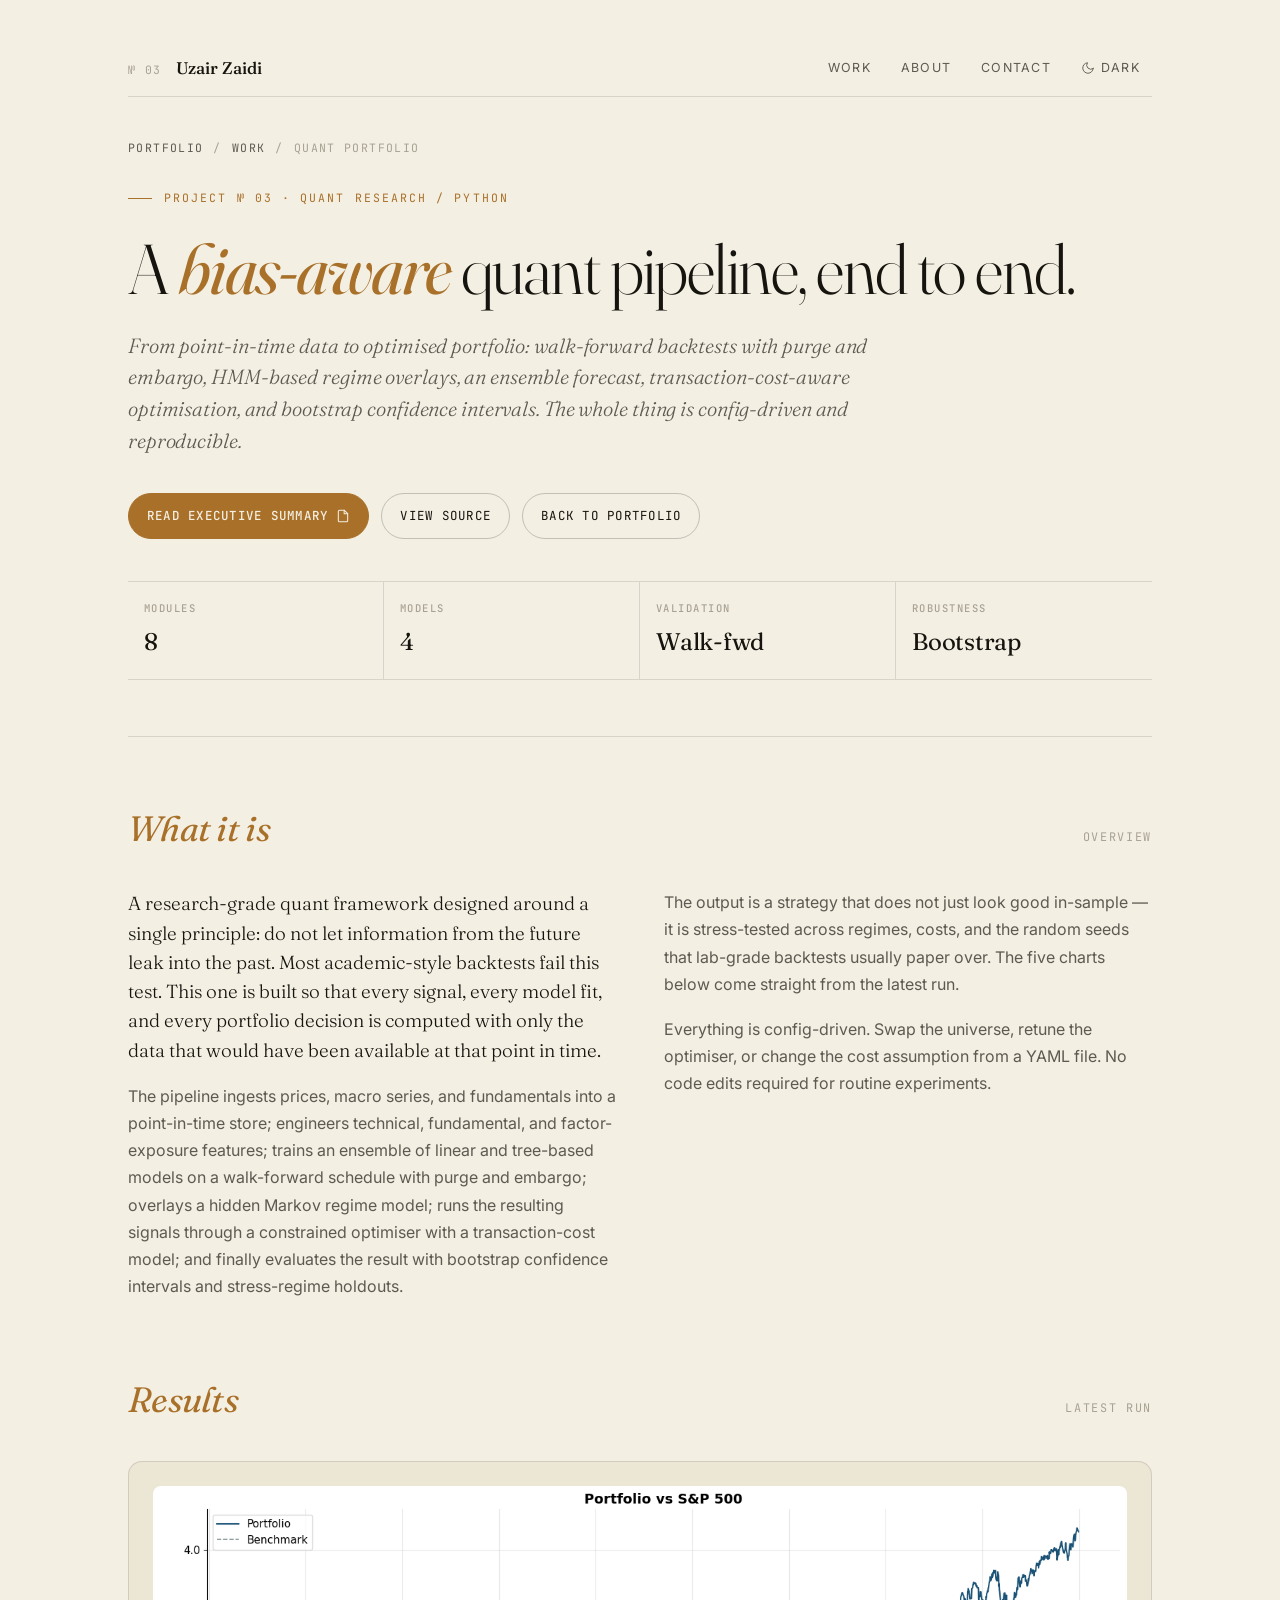
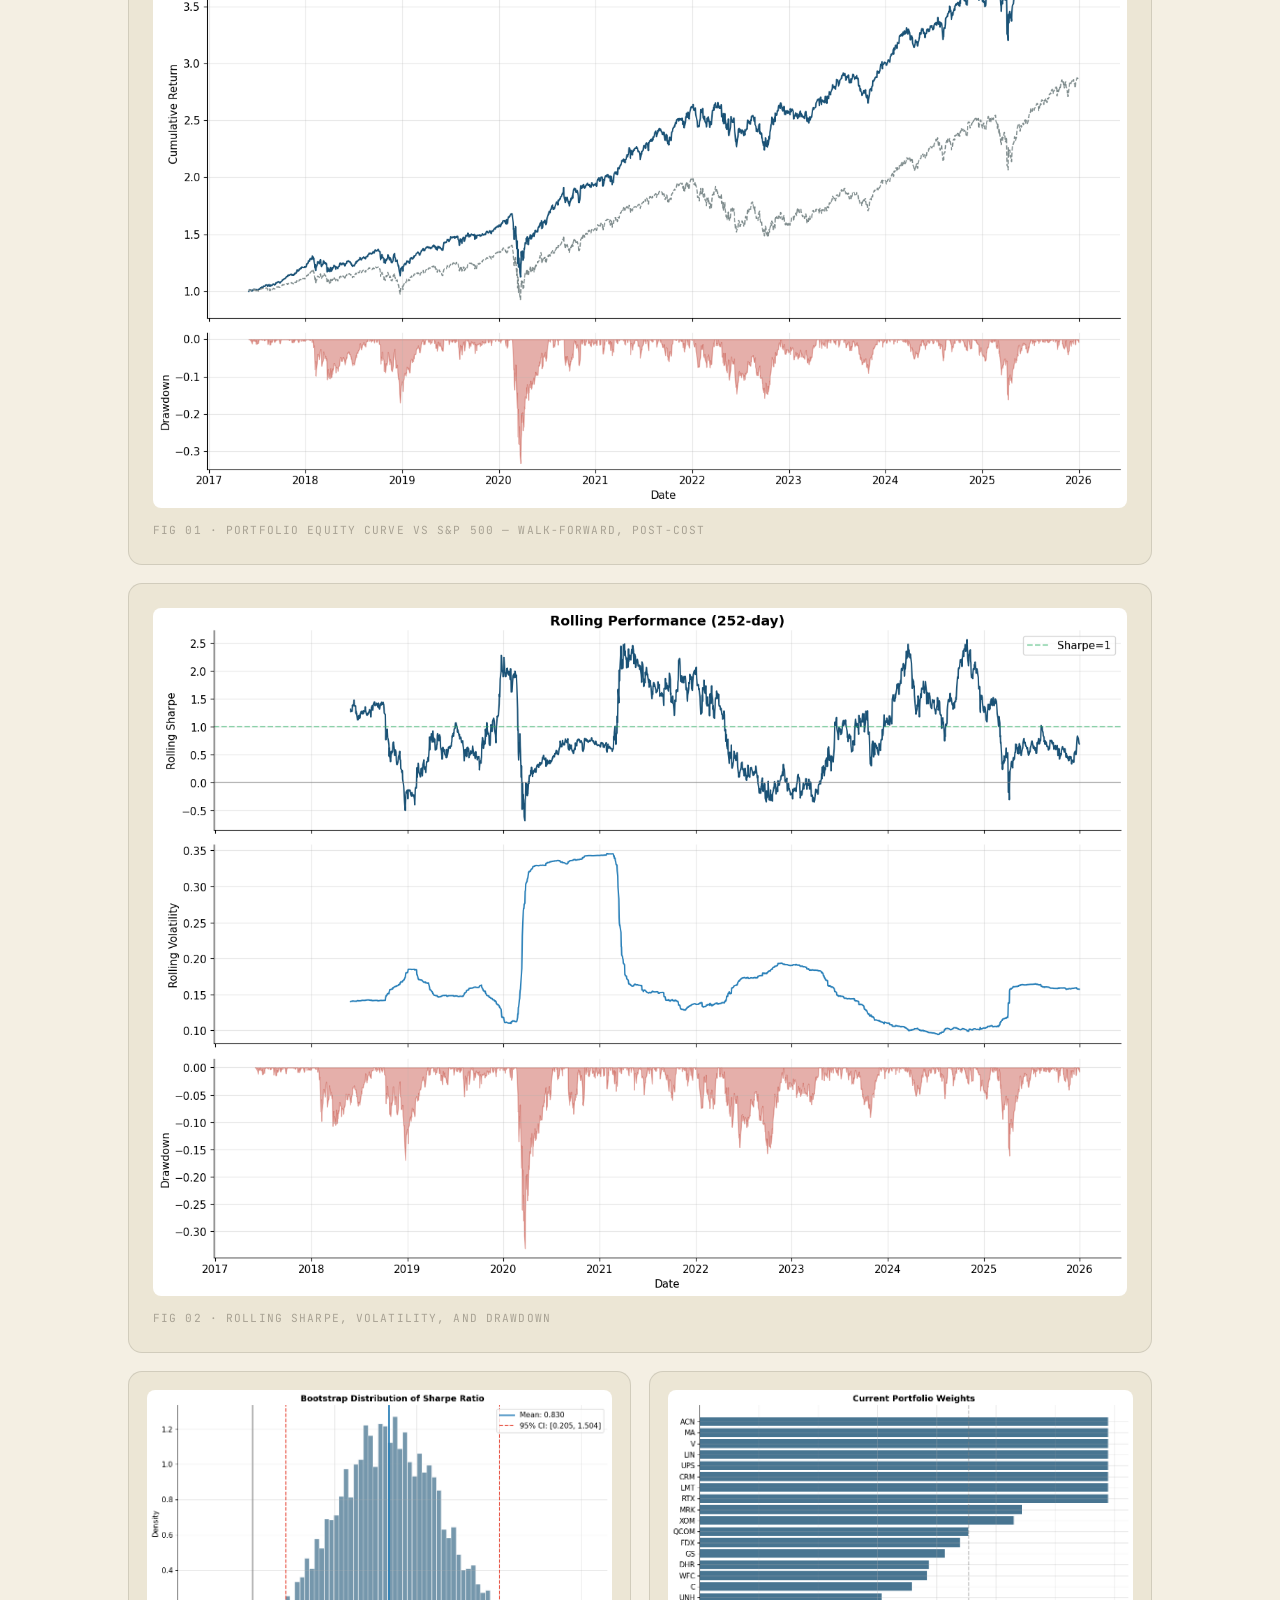
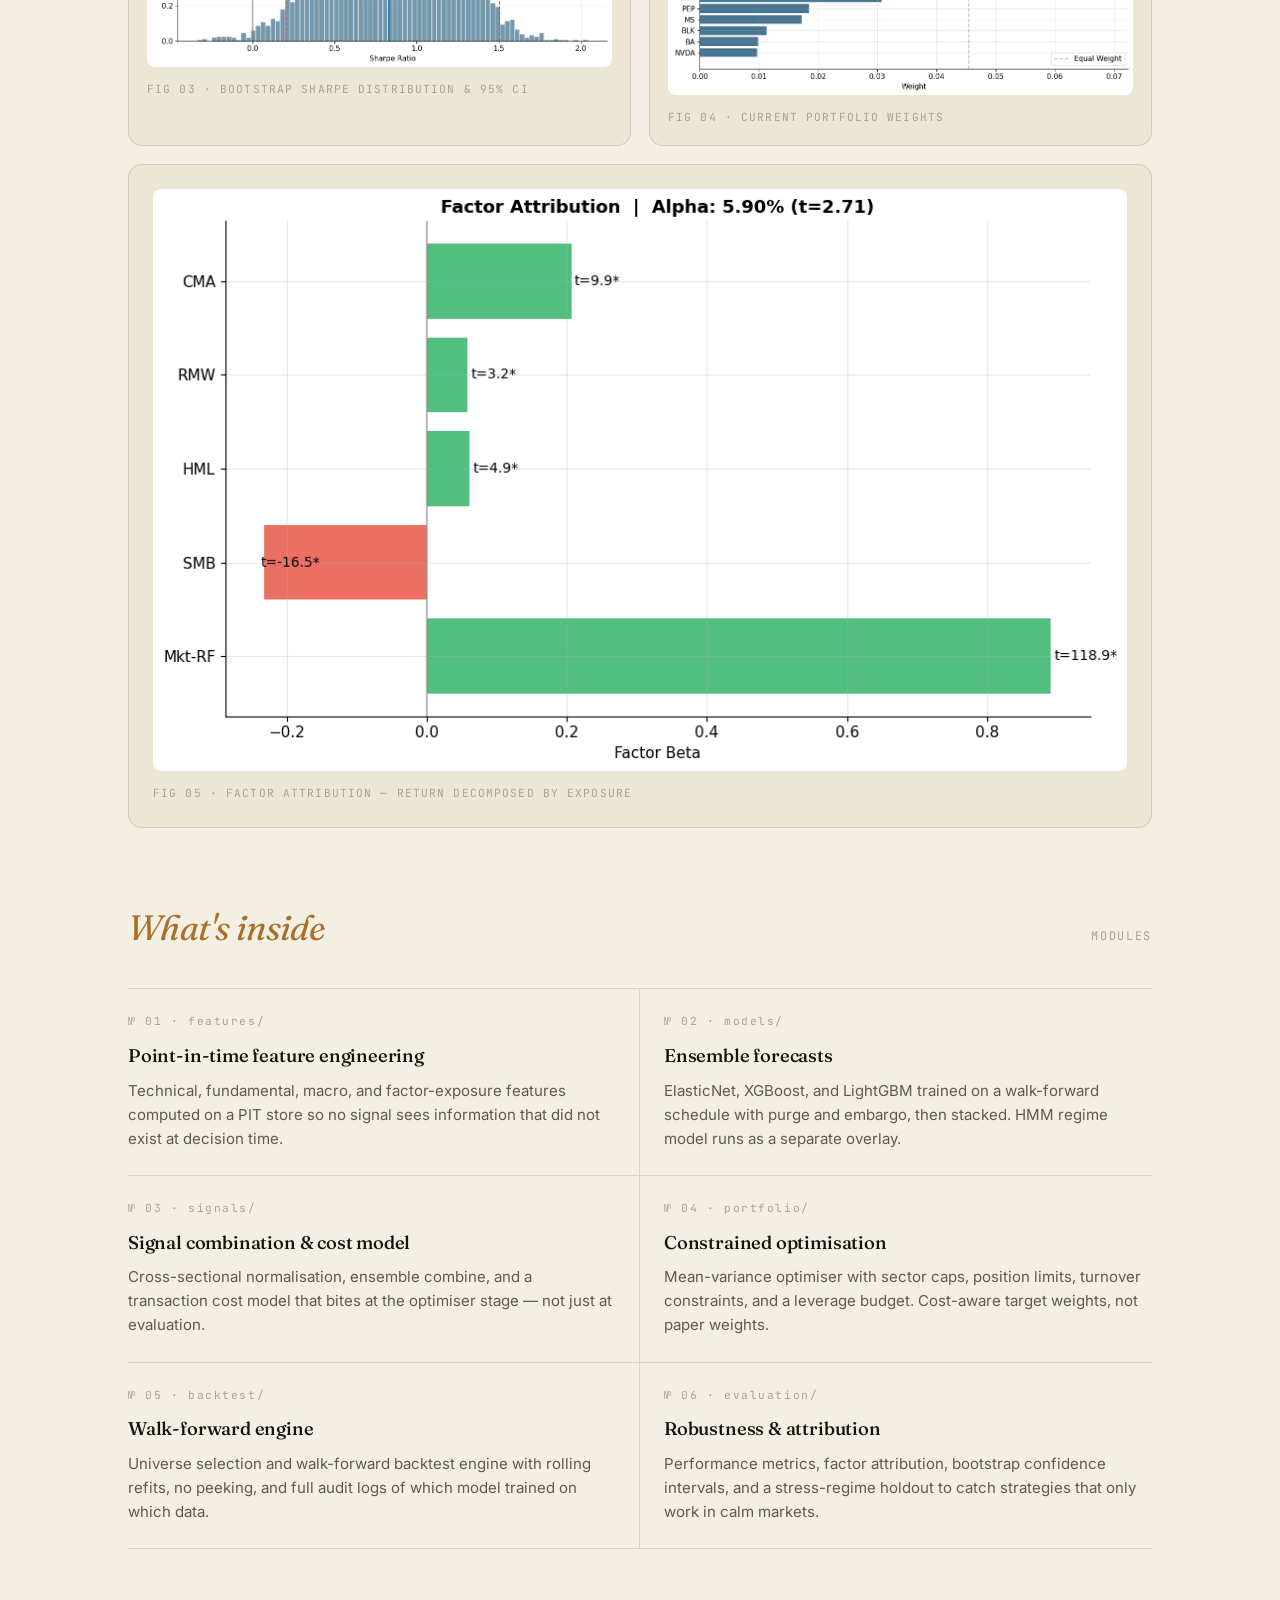
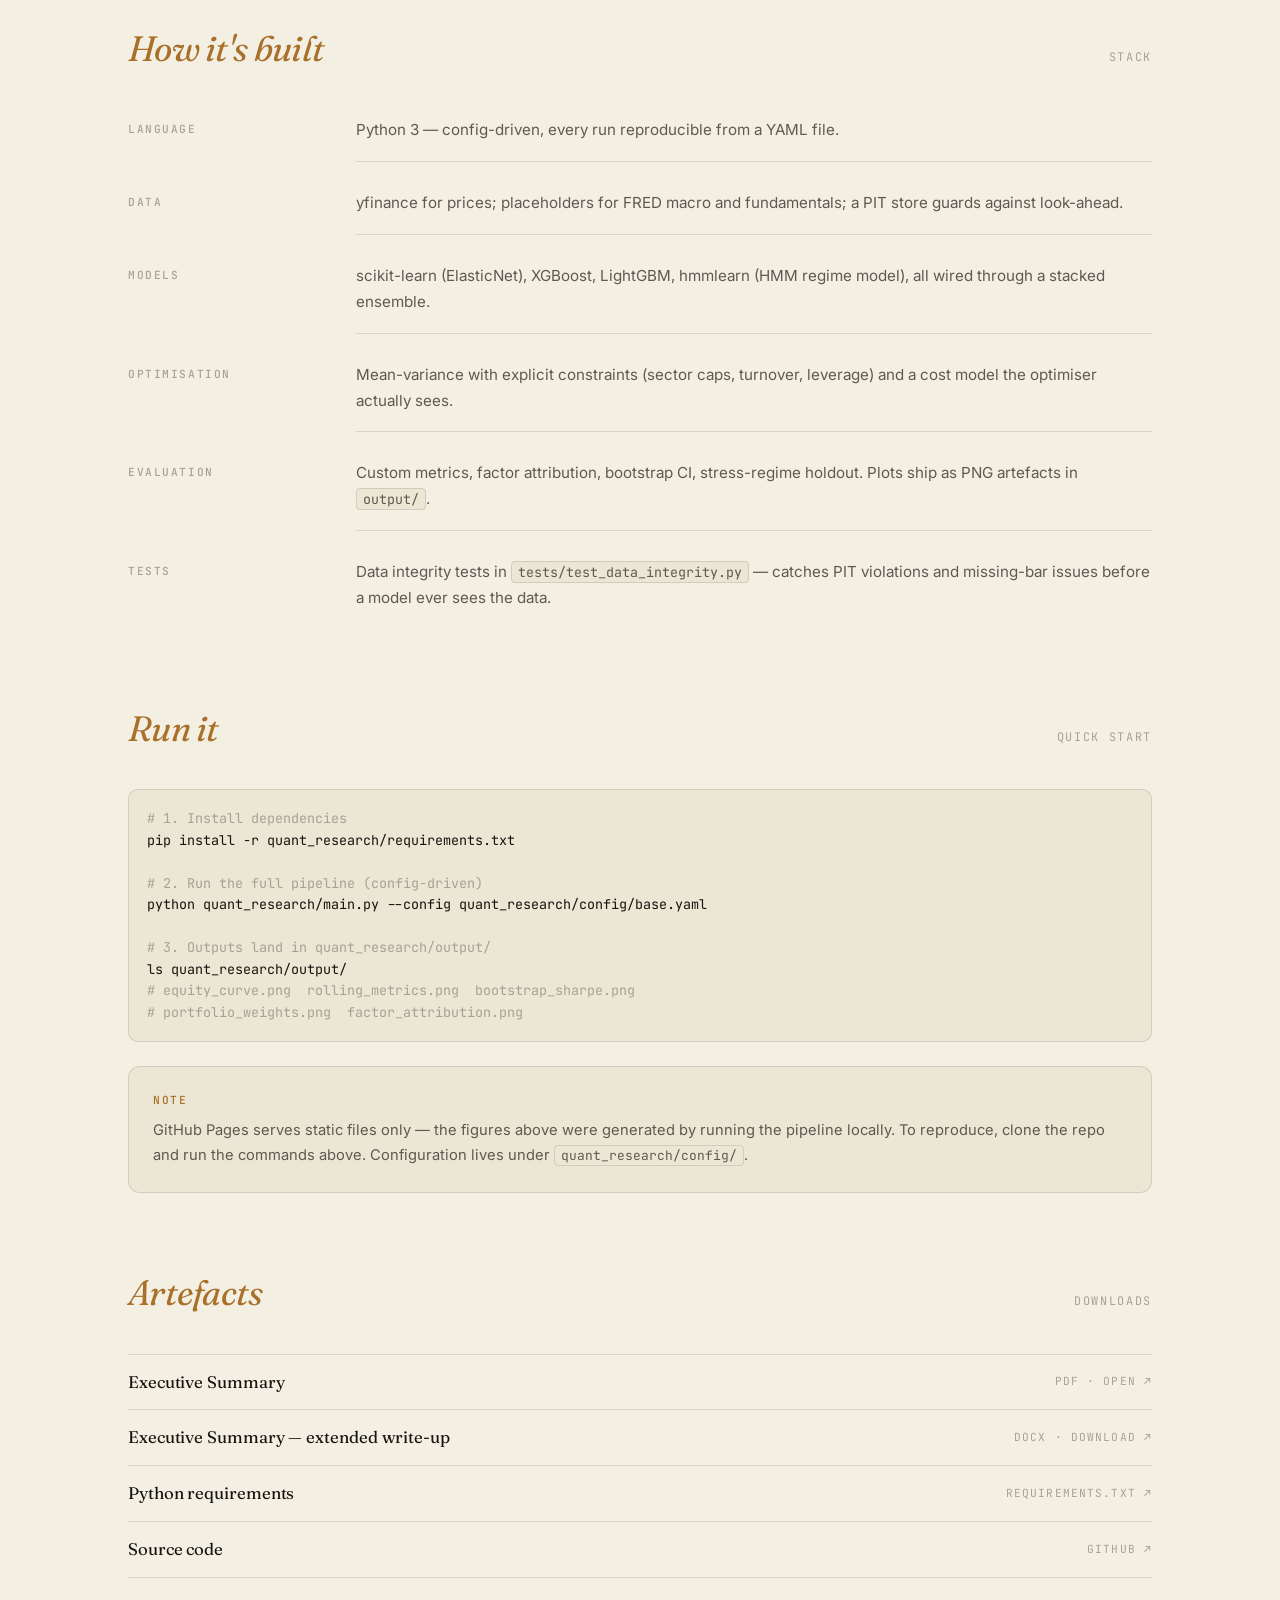
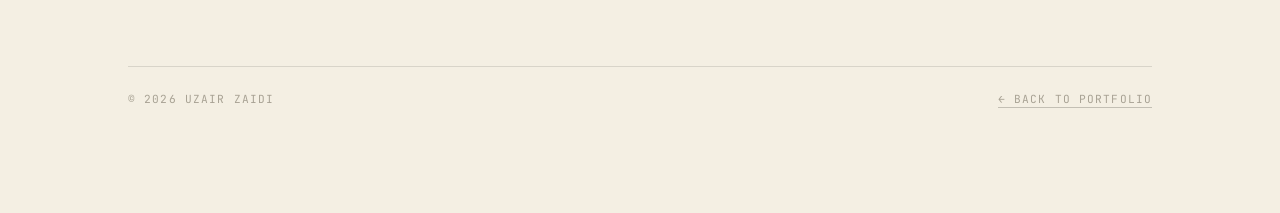
<file: projects/quant-portfolio/index.html>
<!DOCTYPE html>
<html lang="en" data-theme="dark">
<head>
  <meta charset="utf-8" />
  <meta name="viewport" content="width=device-width, initial-scale=1" />
  <title>Quant Portfolio — Research Framework · Uzair Zaidi</title>
  <meta name="description" content="A bias-aware quant research pipeline: PIT-safe data, walk-forward backtesting, regime modelling, ensemble signals, constrained optimisation, and bootstrap robustness." />
  <link rel="preconnect" href="https://fonts.googleapis.com">
  <link rel="preconnect" href="https://fonts.gstatic.com" crossorigin>
  <link href="https://fonts.googleapis.com/css2?family=Fraunces:ital,opsz,wght@0,9..144,300..700;1,9..144,300..600&family=Inter:wght@300;400;500;600&family=JetBrains+Mono:wght@400;500&display=swap" rel="stylesheet">
  <link rel="stylesheet" href="../_shared/editorial.css">
  <script>
    (function(){try{var t=localStorage.getItem('theme');if(!t){t=window.matchMedia('(prefers-color-scheme: light)').matches?'light':'dark';}document.documentElement.setAttribute('data-theme',t);}catch(e){}})();
  </script>
</head>
<body>
  <div class="wrap">

    <header class="site">
      <div class="mark">
        <span class="num">№ 03</span>
        <span class="name"><a href="../../">Uzair Zaidi</a></span>
      </div>
      <nav class="site">
        <a href="../../#work">Work</a>
        <a href="../../#about">About</a>
        <a href="../../#contact">Contact</a>
        <button class="theme-btn" id="themeBtn" aria-label="Toggle theme">
          <svg viewBox="0 0 24 24" fill="none" stroke="currentColor" stroke-width="1.6" stroke-linecap="round" stroke-linejoin="round" id="themeIcon"></svg>
          <span id="themeLabel">Light</span>
        </button>
      </nav>
    </header>

    <div class="breadcrumb">
      <a href="../../">Portfolio</a><span class="sep">/</span><a href="../../#work">Work</a><span class="sep">/</span>Quant Portfolio
    </div>

    <section class="hero">
      <div class="eyebrow">Project № 03 · Quant Research / Python</div>
      <h1 class="lede serif">A <em>bias-aware</em> quant pipeline, end to end.</h1>
      <p class="dek">From point-in-time data to optimised portfolio: walk-forward backtests with purge and embargo, HMM-based regime overlays, an ensemble forecast, transaction-cost-aware optimisation, and bootstrap confidence intervals. The whole thing is config-driven and reproducible.</p>

      <div class="cta-row">
        <a class="cta primary" href="quant_research/Quant_Executive_Summary.pdf" target="_blank" rel="noopener">
          Read executive summary
          <svg viewBox="0 0 24 24" fill="none" stroke="currentColor" stroke-width="1.8" stroke-linecap="round" stroke-linejoin="round"><path d="M14 2H6a2 2 0 0 0-2 2v16a2 2 0 0 0 2 2h12a2 2 0 0 0 2-2V8z"/><polyline points="14 2 14 8 20 8"/></svg>
        </a>
        <a class="cta" href="https://github.com/uzxo/Ghost-Rider/tree/main/projects/quant-portfolio" target="_blank" rel="noopener">View source</a>
        <a class="cta" href="../../">Back to portfolio</a>
      </div>

      <div class="stats">
        <div class="stat"><b>Modules</b><span class="serif">8</span></div>
        <div class="stat"><b>Models</b><span class="serif">4</span></div>
        <div class="stat"><b>Validation</b><span class="serif">Walk-fwd</span></div>
        <div class="stat"><b>Robustness</b><span class="serif">Bootstrap</span></div>
      </div>
    </section>

    <section class="section">
      <div class="section-head">
        <h2 class="serif"><em>What it is</em></h2>
        <span class="count">Overview</span>
      </div>
      <div class="grid-2">
        <div>
          <p class="lead">A research-grade quant framework designed around a single principle: do not let information from the future leak into the past. Most academic-style backtests fail this test. This one is built so that every signal, every model fit, and every portfolio decision is computed with only the data that would have been available at that point in time.</p>
          <p>The pipeline ingests prices, macro series, and fundamentals into a point-in-time store; engineers technical, fundamental, and factor-exposure features; trains an ensemble of linear and tree-based models on a walk-forward schedule with purge and embargo; overlays a hidden Markov regime model; runs the resulting signals through a constrained optimiser with a transaction-cost model; and finally evaluates the result with bootstrap confidence intervals and stress-regime holdouts.</p>
        </div>
        <div>
          <p>The output is a strategy that does not just look good in-sample — it is stress-tested across regimes, costs, and the random seeds that lab-grade backtests usually paper over. The five charts below come straight from the latest run.</p>
          <p>Everything is config-driven. Swap the universe, retune the optimiser, or change the cost assumption from a YAML file. No code edits required for routine experiments.</p>
        </div>
      </div>
    </section>

    <section class="section">
      <div class="section-head">
        <h2 class="serif"><em>Results</em></h2>
        <span class="count">Latest run</span>
      </div>

      <figure class="figure" style="margin-bottom:18px">
        <img src="quant_research/output/equity_curve.png" alt="Portfolio equity curve vs S&P 500 benchmark" />
        <figcaption>Fig 01 · Portfolio equity curve vs S&amp;P 500 — walk-forward, post-cost</figcaption>
      </figure>

      <figure class="figure" style="margin-bottom:18px">
        <img src="quant_research/output/rolling_metrics.png" alt="Rolling Sharpe, volatility, and drawdown" />
        <figcaption>Fig 02 · Rolling Sharpe, volatility, and drawdown</figcaption>
      </figure>

      <div class="fig-grid">
        <figure class="figure">
          <img src="quant_research/output/bootstrap_sharpe.png" alt="Bootstrap distribution of Sharpe ratio" />
          <figcaption>Fig 03 · Bootstrap Sharpe distribution &amp; 95% CI</figcaption>
        </figure>
        <figure class="figure">
          <img src="quant_research/output/portfolio_weights.png" alt="Current portfolio weights" />
          <figcaption>Fig 04 · Current portfolio weights</figcaption>
        </figure>
      </div>

      <figure class="figure" style="margin-top:18px">
        <img src="quant_research/output/factor_attribution.png" alt="Factor attribution" />
        <figcaption>Fig 05 · Factor attribution — return decomposed by exposure</figcaption>
      </figure>
    </section>

    <section class="section">
      <div class="section-head">
        <h2 class="serif"><em>What's inside</em></h2>
        <span class="count">Modules</span>
      </div>
      <div class="features">
        <div class="feature">
          <div class="pn">№ 01 · features/</div>
          <h4>Point-in-time feature engineering</h4>
          <p>Technical, fundamental, macro, and factor-exposure features computed on a PIT store so no signal sees information that did not exist at decision time.</p>
        </div>
        <div class="feature">
          <div class="pn">№ 02 · models/</div>
          <h4>Ensemble forecasts</h4>
          <p>ElasticNet, XGBoost, and LightGBM trained on a walk-forward schedule with purge and embargo, then stacked. HMM regime model runs as a separate overlay.</p>
        </div>
        <div class="feature">
          <div class="pn">№ 03 · signals/</div>
          <h4>Signal combination &amp; cost model</h4>
          <p>Cross-sectional normalisation, ensemble combine, and a transaction cost model that bites at the optimiser stage — not just at evaluation.</p>
        </div>
        <div class="feature">
          <div class="pn">№ 04 · portfolio/</div>
          <h4>Constrained optimisation</h4>
          <p>Mean-variance optimiser with sector caps, position limits, turnover constraints, and a leverage budget. Cost-aware target weights, not paper weights.</p>
        </div>
        <div class="feature">
          <div class="pn">№ 05 · backtest/</div>
          <h4>Walk-forward engine</h4>
          <p>Universe selection and walk-forward backtest engine with rolling refits, no peeking, and full audit logs of which model trained on which data.</p>
        </div>
        <div class="feature">
          <div class="pn">№ 06 · evaluation/</div>
          <h4>Robustness &amp; attribution</h4>
          <p>Performance metrics, factor attribution, bootstrap confidence intervals, and a stress-regime holdout to catch strategies that only work in calm markets.</p>
        </div>
      </div>
    </section>

    <section class="section">
      <div class="section-head">
        <h2 class="serif"><em>How it's built</em></h2>
        <span class="count">Stack</span>
      </div>
      <div class="stack-grid">
        <div class="row"><b>Language</b><span>Python 3 — config-driven, every run reproducible from a YAML file.</span></div>
        <div class="row"><b>Data</b><span>yfinance for prices; placeholders for FRED macro and fundamentals; a PIT store guards against look-ahead.</span></div>
        <div class="row"><b>Models</b><span>scikit-learn (ElasticNet), XGBoost, LightGBM, hmmlearn (HMM regime model), all wired through a stacked ensemble.</span></div>
        <div class="row"><b>Optimisation</b><span>Mean-variance with explicit constraints (sector caps, turnover, leverage) and a cost model the optimiser actually sees.</span></div>
        <div class="row"><b>Evaluation</b><span>Custom metrics, factor attribution, bootstrap CI, stress-regime holdout. Plots ship as PNG artefacts in <code>output/</code>.</span></div>
        <div class="row"><b>Tests</b><span>Data integrity tests in <code>tests/test_data_integrity.py</code> — catches PIT violations and missing-bar issues before a model ever sees the data.</span></div>
      </div>
    </section>

    <section class="section">
      <div class="section-head">
        <h2 class="serif"><em>Run it</em></h2>
        <span class="count">Quick start</span>
      </div>
<pre class="code"><span class="c"># 1. Install dependencies</span>
pip install -r quant_research/requirements.txt

<span class="c"># 2. Run the full pipeline (config-driven)</span>
python quant_research/main.py --config quant_research/config/base.yaml

<span class="c"># 3. Outputs land in quant_research/output/</span>
ls quant_research/output/
<span class="c"># equity_curve.png  rolling_metrics.png  bootstrap_sharpe.png</span>
<span class="c"># portfolio_weights.png  factor_attribution.png</span></pre>
      <div class="callout" style="margin-top:24px">
        <b>Note</b>
        GitHub Pages serves static files only — the figures above were generated by running the pipeline locally. To reproduce, clone the repo and run the commands above. Configuration lives under <code>quant_research/config/</code>.
      </div>
    </section>

    <section class="section">
      <div class="section-head">
        <h2 class="serif"><em>Artefacts</em></h2>
        <span class="count">Downloads</span>
      </div>
      <div class="artifact-list">
        <a href="quant_research/Quant_Executive_Summary.pdf" target="_blank" rel="noopener">
          <span class="title">Executive Summary</span><span class="meta">PDF · Open ↗</span>
        </a>
        <a href="quant_research/Executive_Summary_Updated.docx" target="_blank" rel="noopener">
          <span class="title">Executive Summary — extended write-up</span><span class="meta">DOCX · Download ↗</span>
        </a>
        <a href="quant_research/requirements.txt" target="_blank" rel="noopener">
          <span class="title">Python requirements</span><span class="meta">requirements.txt ↗</span>
        </a>
        <a href="https://github.com/uzxo/Ghost-Rider/tree/main/projects/quant-portfolio" target="_blank" rel="noopener">
          <span class="title">Source code</span><span class="meta">GitHub ↗</span>
        </a>
      </div>
    </section>

    <footer class="site">
      <span>© <span id="year"></span> Uzair Zaidi</span>
      <span><a href="../../">← Back to portfolio</a></span>
    </footer>
  </div>

  <script src="../_shared/page.js"></script>
</body>
</html>
</file>
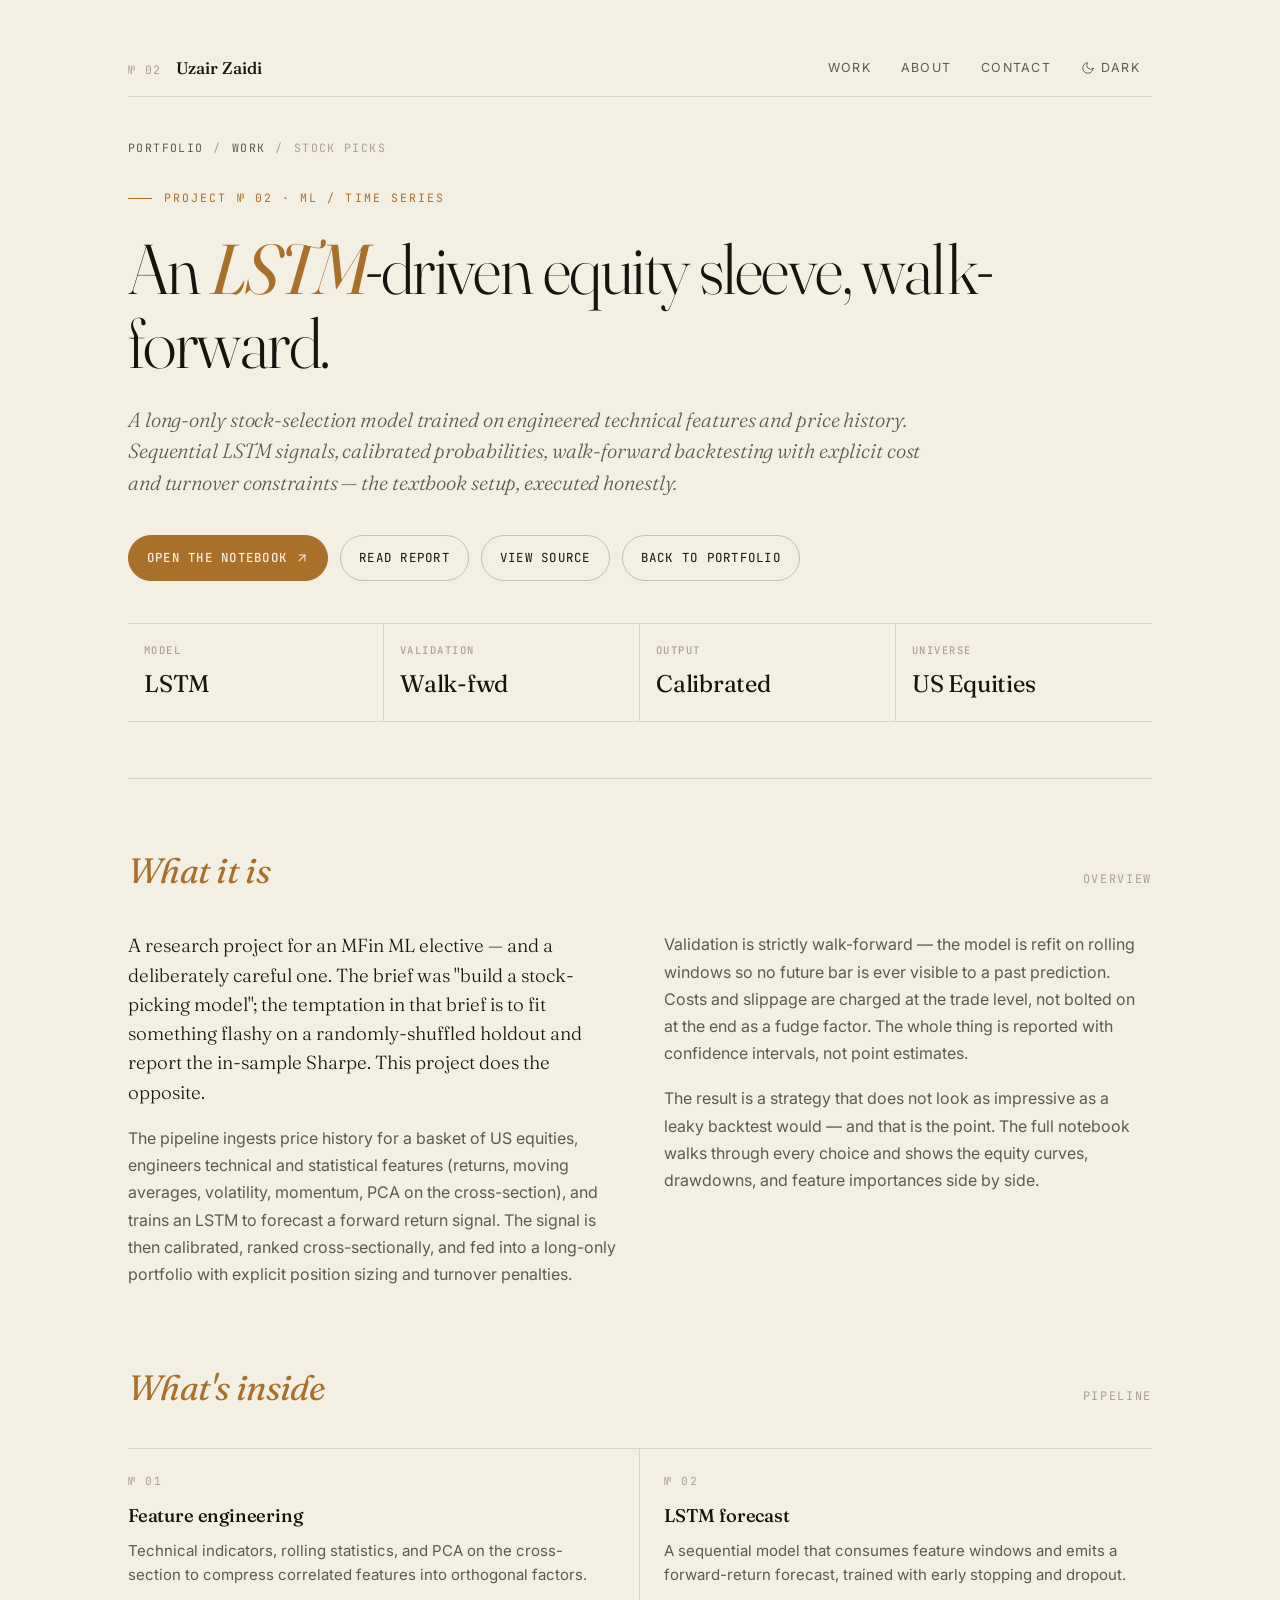
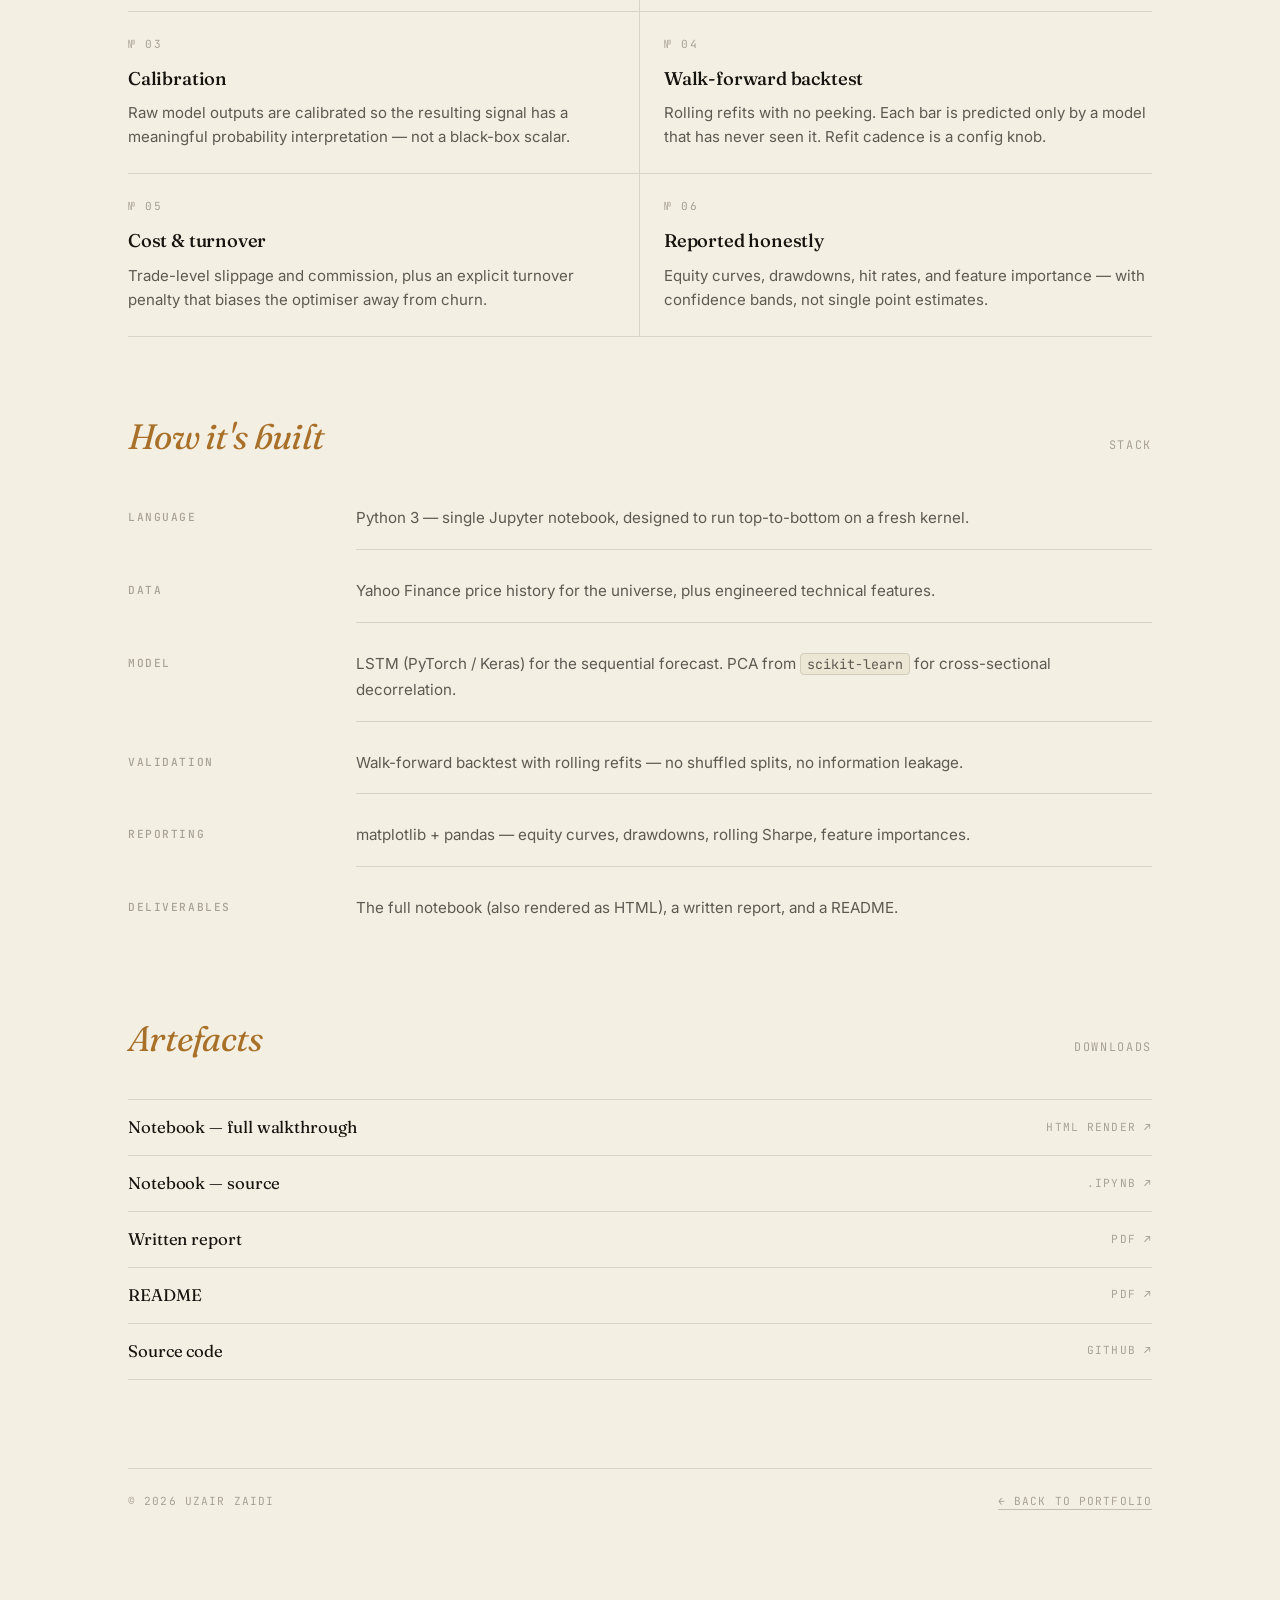
<file: projects/stock-picks/index.html>
<!DOCTYPE html>
<html lang="en" data-theme="dark">
<head>
  <meta charset="utf-8" />
  <meta name="viewport" content="width=device-width, initial-scale=1" />
  <title>Stock Picks — ML Portfolio Simulation · Uzair Zaidi</title>
  <meta name="description" content="An LSTM-driven equity signal pipeline with feature engineering and walk-forward backtesting, simulated as a small-cap long-only sleeve." />
  <link rel="preconnect" href="https://fonts.googleapis.com">
  <link rel="preconnect" href="https://fonts.gstatic.com" crossorigin>
  <link href="https://fonts.googleapis.com/css2?family=Fraunces:ital,opsz,wght@0,9..144,300..700;1,9..144,300..600&family=Inter:wght@300;400;500;600&family=JetBrains+Mono:wght@400;500&display=swap" rel="stylesheet">
  <link rel="stylesheet" href="../_shared/editorial.css">
  <script>
    (function(){try{var t=localStorage.getItem('theme');if(!t){t=window.matchMedia('(prefers-color-scheme: light)').matches?'light':'dark';}document.documentElement.setAttribute('data-theme',t);}catch(e){}})();
  </script>
</head>
<body>
  <div class="wrap">

    <header class="site">
      <div class="mark">
        <span class="num">№ 02</span>
        <span class="name"><a href="../../">Uzair Zaidi</a></span>
      </div>
      <nav class="site">
        <a href="../../#work">Work</a>
        <a href="../../#about">About</a>
        <a href="../../#contact">Contact</a>
        <button class="theme-btn" id="themeBtn" aria-label="Toggle theme">
          <svg viewBox="0 0 24 24" fill="none" stroke="currentColor" stroke-width="1.6" stroke-linecap="round" stroke-linejoin="round" id="themeIcon"></svg>
          <span id="themeLabel">Light</span>
        </button>
      </nav>
    </header>

    <div class="breadcrumb">
      <a href="../../">Portfolio</a><span class="sep">/</span><a href="../../#work">Work</a><span class="sep">/</span>Stock Picks
    </div>

    <section class="hero">
      <div class="eyebrow">Project № 02 · ML / Time Series</div>
      <h1 class="lede serif">An <em>LSTM</em>-driven equity sleeve, walk-forward.</h1>
      <p class="dek">A long-only stock-selection model trained on engineered technical features and price history. Sequential LSTM signals, calibrated probabilities, walk-forward backtesting with explicit cost and turnover constraints — the textbook setup, executed honestly.</p>

      <div class="cta-row">
        <a class="cta primary" href="notebook.html" target="_blank" rel="noopener">
          Open the notebook
          <svg viewBox="0 0 24 24" fill="none" stroke="currentColor" stroke-width="1.8" stroke-linecap="round" stroke-linejoin="round"><path d="M7 17L17 7"/><path d="M7 7h10v10"/></svg>
        </a>
        <a class="cta" href="report.pdf" target="_blank" rel="noopener">Read report</a>
        <a class="cta" href="https://github.com/uzxo/Ghost-Rider/tree/main/projects/stock-picks" target="_blank" rel="noopener">View source</a>
        <a class="cta" href="../../">Back to portfolio</a>
      </div>

      <div class="stats">
        <div class="stat"><b>Model</b><span class="serif">LSTM</span></div>
        <div class="stat"><b>Validation</b><span class="serif">Walk-fwd</span></div>
        <div class="stat"><b>Output</b><span class="serif">Calibrated</span></div>
        <div class="stat"><b>Universe</b><span class="serif">US Equities</span></div>
      </div>
    </section>

    <section class="section">
      <div class="section-head">
        <h2 class="serif"><em>What it is</em></h2>
        <span class="count">Overview</span>
      </div>
      <div class="grid-2">
        <div>
          <p class="lead">A research project for an MFin ML elective — and a deliberately careful one. The brief was "build a stock-picking model"; the temptation in that brief is to fit something flashy on a randomly-shuffled holdout and report the in-sample Sharpe. This project does the opposite.</p>
          <p>The pipeline ingests price history for a basket of US equities, engineers technical and statistical features (returns, moving averages, volatility, momentum, PCA on the cross-section), and trains an LSTM to forecast a forward return signal. The signal is then calibrated, ranked cross-sectionally, and fed into a long-only portfolio with explicit position sizing and turnover penalties.</p>
        </div>
        <div>
          <p>Validation is strictly walk-forward — the model is refit on rolling windows so no future bar is ever visible to a past prediction. Costs and slippage are charged at the trade level, not bolted on at the end as a fudge factor. The whole thing is reported with confidence intervals, not point estimates.</p>
          <p>The result is a strategy that does not look as impressive as a leaky backtest would — and that is the point. The full notebook walks through every choice and shows the equity curves, drawdowns, and feature importances side by side.</p>
        </div>
      </div>
    </section>

    <section class="section">
      <div class="section-head">
        <h2 class="serif"><em>What's inside</em></h2>
        <span class="count">Pipeline</span>
      </div>
      <div class="features">
        <div class="feature">
          <div class="pn">№ 01</div>
          <h4>Feature engineering</h4>
          <p>Technical indicators, rolling statistics, and PCA on the cross-section to compress correlated features into orthogonal factors.</p>
        </div>
        <div class="feature">
          <div class="pn">№ 02</div>
          <h4>LSTM forecast</h4>
          <p>A sequential model that consumes feature windows and emits a forward-return forecast, trained with early stopping and dropout.</p>
        </div>
        <div class="feature">
          <div class="pn">№ 03</div>
          <h4>Calibration</h4>
          <p>Raw model outputs are calibrated so the resulting signal has a meaningful probability interpretation — not a black-box scalar.</p>
        </div>
        <div class="feature">
          <div class="pn">№ 04</div>
          <h4>Walk-forward backtest</h4>
          <p>Rolling refits with no peeking. Each bar is predicted only by a model that has never seen it. Refit cadence is a config knob.</p>
        </div>
        <div class="feature">
          <div class="pn">№ 05</div>
          <h4>Cost &amp; turnover</h4>
          <p>Trade-level slippage and commission, plus an explicit turnover penalty that biases the optimiser away from churn.</p>
        </div>
        <div class="feature">
          <div class="pn">№ 06</div>
          <h4>Reported honestly</h4>
          <p>Equity curves, drawdowns, hit rates, and feature importance — with confidence bands, not single point estimates.</p>
        </div>
      </div>
    </section>

    <section class="section">
      <div class="section-head">
        <h2 class="serif"><em>How it's built</em></h2>
        <span class="count">Stack</span>
      </div>
      <div class="stack-grid">
        <div class="row"><b>Language</b><span>Python 3 — single Jupyter notebook, designed to run top-to-bottom on a fresh kernel.</span></div>
        <div class="row"><b>Data</b><span>Yahoo Finance price history for the universe, plus engineered technical features.</span></div>
        <div class="row"><b>Model</b><span>LSTM (PyTorch / Keras) for the sequential forecast. PCA from <code>scikit-learn</code> for cross-sectional decorrelation.</span></div>
        <div class="row"><b>Validation</b><span>Walk-forward backtest with rolling refits — no shuffled splits, no information leakage.</span></div>
        <div class="row"><b>Reporting</b><span>matplotlib + pandas — equity curves, drawdowns, rolling Sharpe, feature importances.</span></div>
        <div class="row"><b>Deliverables</b><span>The full notebook (also rendered as HTML), a written report, and a README.</span></div>
      </div>
    </section>

    <section class="section">
      <div class="section-head">
        <h2 class="serif"><em>Artefacts</em></h2>
        <span class="count">Downloads</span>
      </div>
      <div class="artifact-list">
        <a href="notebook.html" target="_blank" rel="noopener">
          <span class="title">Notebook — full walkthrough</span><span class="meta">HTML render ↗</span>
        </a>
        <a href="ML Final Code (Stock Picks).ipynb" target="_blank" rel="noopener">
          <span class="title">Notebook — source</span><span class="meta">.ipynb ↗</span>
        </a>
        <a href="report.pdf" target="_blank" rel="noopener">
          <span class="title">Written report</span><span class="meta">PDF ↗</span>
        </a>
        <a href="README.pdf" target="_blank" rel="noopener">
          <span class="title">README</span><span class="meta">PDF ↗</span>
        </a>
        <a href="https://github.com/uzxo/Ghost-Rider/tree/main/projects/stock-picks" target="_blank" rel="noopener">
          <span class="title">Source code</span><span class="meta">GitHub ↗</span>
        </a>
      </div>
    </section>

    <footer class="site">
      <span>© <span id="year"></span> Uzair Zaidi</span>
      <span><a href="../../">← Back to portfolio</a></span>
    </footer>
  </div>

  <script src="../_shared/page.js"></script>
</body>
</html>
</file>
<file: projects/_shared/editorial.css>
/* =====================================================
   EDITORIAL DESIGN SYSTEM — UZ PORTFOLIO PROJECT PAGES
   Fraunces serif · Inter body · JetBrains Mono numerics
   Dark default + light mode via [data-theme="light"]
   ===================================================== */

:root[data-theme="dark"]{
  --bg:#0c0d10;
  --bg-soft:#15161a;
  --ink:#ece6d5;
  --ink-soft:#a8a294;
  --ink-faint:#5e5a52;
  --rule:rgba(236,230,213,0.10);
  --rule-strong:rgba(236,230,213,0.18);
  --accent:#d4a85f;
  --accent-soft:rgba(212,168,95,0.14);
  --good:#6fb88a;
  --bad:#d4756f;
  --code-bg:#0a0b0e;
}
:root[data-theme="light"]{
  --bg:#f4efe3;
  --bg-soft:#ece6d5;
  --ink:#16140f;
  --ink-soft:#5e5a52;
  --ink-faint:#a8a294;
  --rule:rgba(22,20,15,0.12);
  --rule-strong:rgba(22,20,15,0.22);
  --accent:#a87029;
  --accent-soft:rgba(168,112,41,0.10);
  --good:#3f8c5e;
  --bad:#a8463f;
  --code-bg:#ece6d5;
}

*,*::before,*::after{box-sizing:border-box;margin:0;padding:0}
html,body{
  background:var(--bg);
  color:var(--ink);
  font-family:'Inter',system-ui,-apple-system,sans-serif;
  font-weight:400;
  line-height:1.6;
  -webkit-font-smoothing:antialiased;
  -moz-osx-font-smoothing:grayscale;
}
body{transition:background .35s ease,color .35s ease}
a{color:inherit;text-decoration:none}
img{max-width:100%;display:block}
.serif{font-family:'Fraunces',Georgia,serif}
.mono{font-family:'JetBrains Mono',ui-monospace,monospace;font-variant-numeric:tabular-nums}

.wrap{max-width:1080px;margin:0 auto;padding:32px 28px 80px}

/* ---------- HEADER ---------- */
header.site{
  display:flex;align-items:center;justify-content:space-between;
  padding:18px 0 10px;border-bottom:1px solid var(--rule);
}
.mark{display:flex;align-items:baseline;gap:14px}
.mark .num{font-family:'JetBrains Mono',monospace;font-size:.72rem;color:var(--ink-faint);letter-spacing:.12em;text-transform:uppercase}
.mark .name{font-family:'Fraunces',serif;font-size:1.05rem;font-weight:500;letter-spacing:-.005em}
nav.site{display:flex;align-items:center;gap:6px}
nav.site a, .theme-btn{
  font-size:.78rem;letter-spacing:.10em;text-transform:uppercase;color:var(--ink-soft);
  padding:8px 12px;border-radius:999px;
  transition:color .2s ease, background .2s ease;
  background:transparent;border:none;cursor:pointer;font-family:inherit;
}
nav.site a:hover, .theme-btn:hover{color:var(--ink);background:var(--accent-soft)}
.theme-btn{display:inline-flex;align-items:center;gap:6px}
.theme-btn svg{width:14px;height:14px}

.breadcrumb{
  font-family:'JetBrains Mono',monospace;font-size:.72rem;letter-spacing:.12em;
  text-transform:uppercase;color:var(--ink-faint);margin-top:42px;
}
.breadcrumb a{color:var(--ink-soft);transition:color .2s}
.breadcrumb a:hover{color:var(--accent)}
.breadcrumb span.sep{color:var(--ink-faint);margin:0 10px}

/* ---------- HERO ---------- */
.hero{padding:32px 0 56px;border-bottom:1px solid var(--rule)}
.eyebrow{
  font-family:'JetBrains Mono',monospace;font-size:.72rem;letter-spacing:.18em;
  text-transform:uppercase;color:var(--accent);margin-bottom:24px;
  display:flex;align-items:center;gap:12px;flex-wrap:wrap;
}
.eyebrow::before{content:"";display:inline-block;width:24px;height:1px;background:var(--accent)}
.eyebrow .badge{
  margin-left:auto;font-family:'JetBrains Mono',monospace;font-size:.65rem;letter-spacing:.16em;
  background:var(--accent-soft);padding:4px 9px;border-radius:999px;
  border:1px solid var(--accent);color:var(--accent);
}
h1.lede{
  font-family:'Fraunces',serif;font-weight:300;
  font-size:clamp(2.4rem,5.6vw,4.4rem);line-height:1.05;letter-spacing:-.022em;
  margin-bottom:24px;font-variation-settings:"opsz" 144;
}
h1.lede em{font-style:italic;font-weight:400;color:var(--accent)}
.dek{
  font-family:'Fraunces',serif;font-weight:300;font-style:italic;
  font-size:clamp(1.05rem,1.6vw,1.3rem);color:var(--ink-soft);
  max-width:62ch;line-height:1.55;letter-spacing:-.005em;
}

/* ---------- CTA ROW ---------- */
.cta-row{display:flex;flex-wrap:wrap;gap:12px;margin-top:36px}
.cta{
  font-family:'JetBrains Mono',monospace;font-size:.78rem;letter-spacing:.10em;
  text-transform:uppercase;padding:12px 18px;border-radius:999px;
  border:1px solid var(--rule-strong);transition:all .2s ease;
  display:inline-flex;align-items:center;gap:8px;
}
.cta:hover{color:var(--bg);background:var(--ink);border-color:var(--ink)}
.cta.primary{background:var(--accent);color:var(--bg);border-color:var(--accent);font-weight:500}
.cta.primary:hover{background:var(--ink);border-color:var(--ink);color:var(--bg)}
.cta svg{width:14px;height:14px}

/* ---------- STATS GRID ---------- */
.stats{
  display:grid;grid-template-columns:repeat(4,1fr);gap:0;margin-top:42px;
  border-top:1px solid var(--rule);border-bottom:1px solid var(--rule);
}
.stat{padding:18px 16px;border-right:1px solid var(--rule)}
.stat:last-child{border-right:none}
.stat b{
  display:block;font-family:'JetBrains Mono',monospace;font-size:.66rem;
  letter-spacing:.14em;text-transform:uppercase;color:var(--ink-faint);
  margin-bottom:6px;font-weight:500;
}
.stat span{font-family:'Fraunces',serif;font-weight:400;font-size:1.5rem;letter-spacing:-.01em}

/* ---------- SECTIONS ---------- */
.section{padding:64px 0 8px}
.section-head{
  display:flex;align-items:baseline;justify-content:space-between;gap:20px;
  margin-bottom:32px;flex-wrap:wrap;
}
.section-head h2{
  font-family:'Fraunces',serif;font-weight:400;
  font-size:clamp(1.6rem,3vw,2.2rem);letter-spacing:-.02em;
}
.section-head h2 em{font-style:italic;color:var(--accent)}
.section-head .count{
  font-family:'JetBrains Mono',monospace;font-size:.74rem;letter-spacing:.14em;
  text-transform:uppercase;color:var(--ink-faint);
}

/* ---------- TWO-COLUMN PROSE ---------- */
.grid-2{display:grid;grid-template-columns:1fr 1fr;gap:48px}
.grid-2 p{color:var(--ink-soft);font-size:1rem;line-height:1.7;max-width:54ch}
.grid-2 p + p{margin-top:18px}
.grid-2 .lead{
  font-family:'Fraunces',serif;font-weight:300;font-size:1.18rem;line-height:1.55;
  color:var(--ink);font-variation-settings:"opsz" 14;
}

/* ---------- FEATURE GRID ---------- */
.features{display:grid;grid-template-columns:repeat(2,1fr);gap:0;border-top:1px solid var(--rule)}
.feature{padding:24px 24px 24px 0;border-bottom:1px solid var(--rule);border-right:1px solid var(--rule)}
.feature:nth-child(2n){padding-right:0;padding-left:24px;border-right:none}
.feature .pn{font-family:'JetBrains Mono',monospace;font-size:.7rem;letter-spacing:.14em;color:var(--ink-faint);margin-bottom:10px}
.feature h4{font-family:'Fraunces',serif;font-weight:500;font-size:1.15rem;margin-bottom:8px;letter-spacing:-.01em}
.feature p{color:var(--ink-soft);font-size:.94rem;line-height:1.6}

/* ---------- STACK GRID ---------- */
.stack-grid{display:grid;grid-template-columns:200px 1fr;gap:28px;padding-top:8px}
.stack-grid .row{display:contents}
.stack-grid b{
  font-family:'JetBrains Mono',monospace;font-size:.7rem;letter-spacing:.14em;
  text-transform:uppercase;color:var(--ink-faint);padding-top:4px;font-weight:500;
}
.stack-grid span{
  color:var(--ink-soft);font-size:.95rem;line-height:1.7;padding-bottom:18px;
  border-bottom:1px solid var(--rule);
}
.stack-grid .row:last-child span{border-bottom:none}

/* ---------- FIGURES (charts/screenshots) ---------- */
.figure{margin:0;padding:24px;background:var(--bg-soft);border:1px solid var(--rule);border-radius:14px}
.figure img{width:100%;border-radius:8px;background:var(--bg)}
.figure figcaption{
  margin-top:14px;font-family:'JetBrains Mono',monospace;font-size:.7rem;
  letter-spacing:.10em;text-transform:uppercase;color:var(--ink-faint);
}
.fig-grid{display:grid;grid-template-columns:1fr 1fr;gap:18px}
.fig-grid .figure{padding:18px}

/* ---------- CODE BLOCK ---------- */
pre.code{
  background:var(--code-bg);border:1px solid var(--rule);border-radius:10px;
  padding:18px;overflow:auto;font-family:'JetBrains Mono',monospace;
  font-size:.84rem;line-height:1.6;color:var(--ink);
}
pre.code .c{color:var(--ink-faint)}
code{
  font-family:'JetBrains Mono',monospace;font-size:.88em;
  background:var(--code-bg);padding:1px 6px;border-radius:4px;
  border:1px solid var(--rule);
}

/* ---------- CALLOUT / DISCLAIMER ---------- */
.callout{
  padding:24px;background:var(--bg-soft);border:1px solid var(--rule);
  border-radius:12px;font-size:.92rem;color:var(--ink-soft);line-height:1.7;
}
.callout b{
  font-family:'JetBrains Mono',monospace;font-size:.7rem;letter-spacing:.14em;
  text-transform:uppercase;color:var(--accent);display:block;margin-bottom:8px;font-weight:500;
}

/* ---------- LIST OF LINKS / ARTIFACTS ---------- */
.artifact-list{display:flex;flex-direction:column;gap:0;border-top:1px solid var(--rule)}
.artifact-list a{
  display:flex;justify-content:space-between;align-items:center;
  padding:14px 0;border-bottom:1px solid var(--rule);transition:padding .2s ease,color .2s ease;
}
.artifact-list a:hover{padding-left:8px;color:var(--accent)}
.artifact-list .title{font-family:'Fraunces',serif;font-weight:400;font-size:1.05rem;letter-spacing:-.005em}
.artifact-list .meta{
  font-family:'JetBrains Mono',monospace;font-size:.7rem;letter-spacing:.10em;
  text-transform:uppercase;color:var(--ink-faint);
}
.artifact-list a:hover .meta{color:var(--accent)}

/* ---------- FOOTER ---------- */
footer.site{
  margin-top:80px;padding:24px 0;border-top:1px solid var(--rule);
  display:flex;justify-content:space-between;align-items:center;gap:20px;flex-wrap:wrap;
  font-family:'JetBrains Mono',monospace;font-size:.7rem;letter-spacing:.10em;
  color:var(--ink-faint);text-transform:uppercase;
}
footer.site a{color:inherit;border-bottom:1px solid var(--rule-strong);padding-bottom:1px;transition:border-color .2s,color .2s}
footer.site a:hover{color:var(--accent);border-color:var(--accent)}

/* ---------- RESPONSIVE ---------- */
@media (max-width:760px){
  .wrap{padding:20px 20px 60px}
  nav.site a:not(.theme-btn){display:none}
  .stats{grid-template-columns:repeat(2,1fr)}
  .stat:nth-child(2){border-right:none}
  .stat:nth-child(1),.stat:nth-child(2){border-bottom:1px solid var(--rule)}
  .grid-2{grid-template-columns:1fr;gap:24px}
  .features{grid-template-columns:1fr}
  .feature, .feature:nth-child(2n){padding:24px 0;border-right:none}
  .stack-grid{grid-template-columns:1fr;gap:8px}
  .stack-grid b{margin-top:14px}
  .fig-grid{grid-template-columns:1fr}
}
</file>
